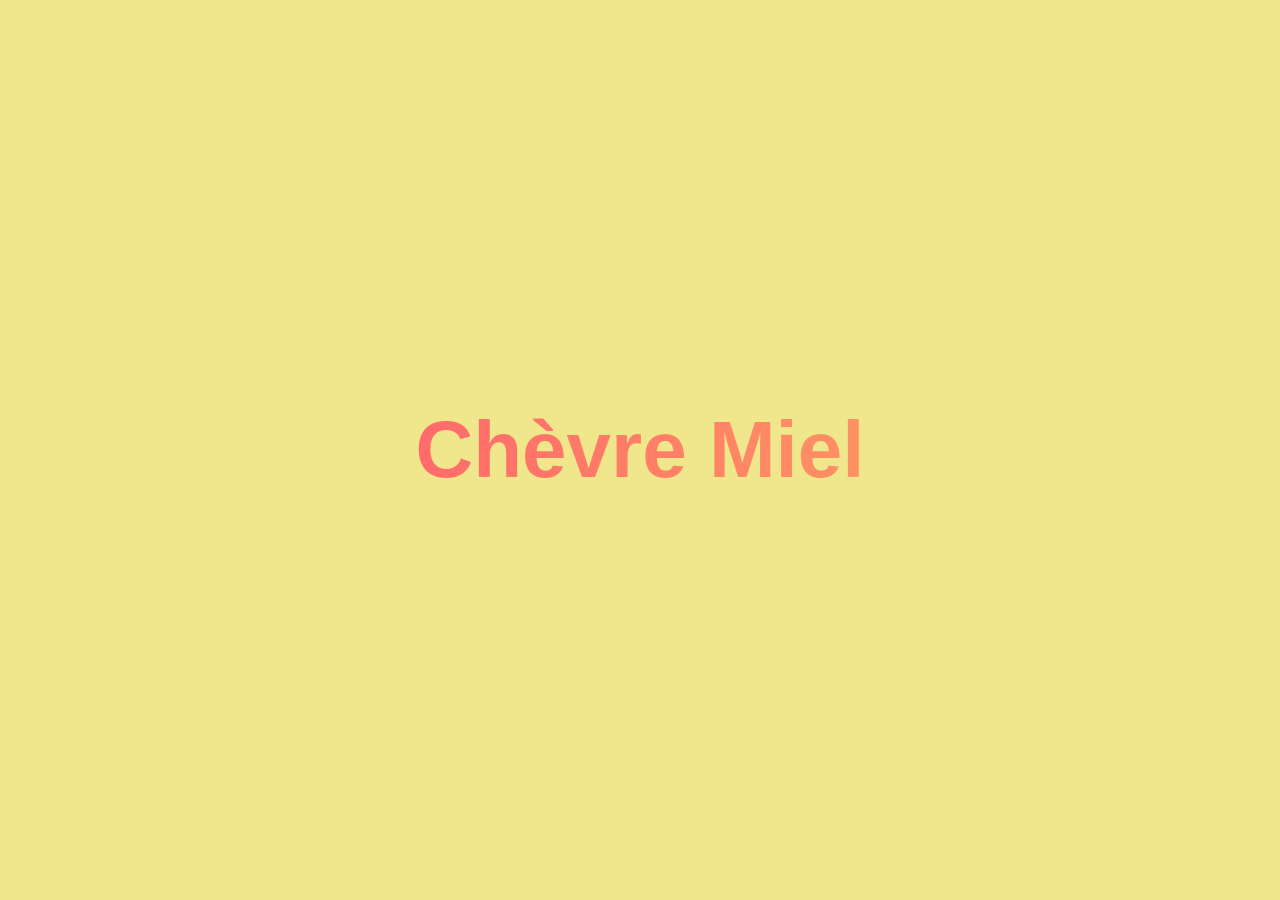
<file: index.html>
<!DOCTYPE html>
<html lang="fr">

<head>
    <meta charset="UTF-8">
    <meta name="viewport" content="width=device-width, initial-scale=1.0">
    <meta property="og:title" content="Chèvre Miel" />
    <meta property="og:type" content="website" />
    <meta property="og:url" content="https://kyrio-akuryo.github.io/" />
    <meta property="og:image" content="https://kyrio-akuryo.github.io/image-preview.jpg" />
    <meta property="og:description"
        content="Parce qu'aucune autre combinaison ne peut rivaliser avec la qualité exceptionnelle du Chèvre Miel !" />
    <meta name="theme-color" content="#FFD700">
    <link rel="icon" type="image/x-icon" href="./icon.png">
    <link rel="stylesheet" href="./styles.css">
    <title>Chèvre Miel</title>
</head>

<body>
    <!--             ,,~~--___---,
                /            .~,
          /  _,~             )
         (_-(~)   ~, ),,,(  /'
          Z6  .~`' ||     \ |
          /_,/     ||      ||
    ~~~~~~~~~~~~~~~W`~~~~~~W`~~~~~~~~~-->
    <h1 class="animated-title">Chèvre Miel</h1>
    <script src="./script.js"></script>
</body>

</html>
</file>
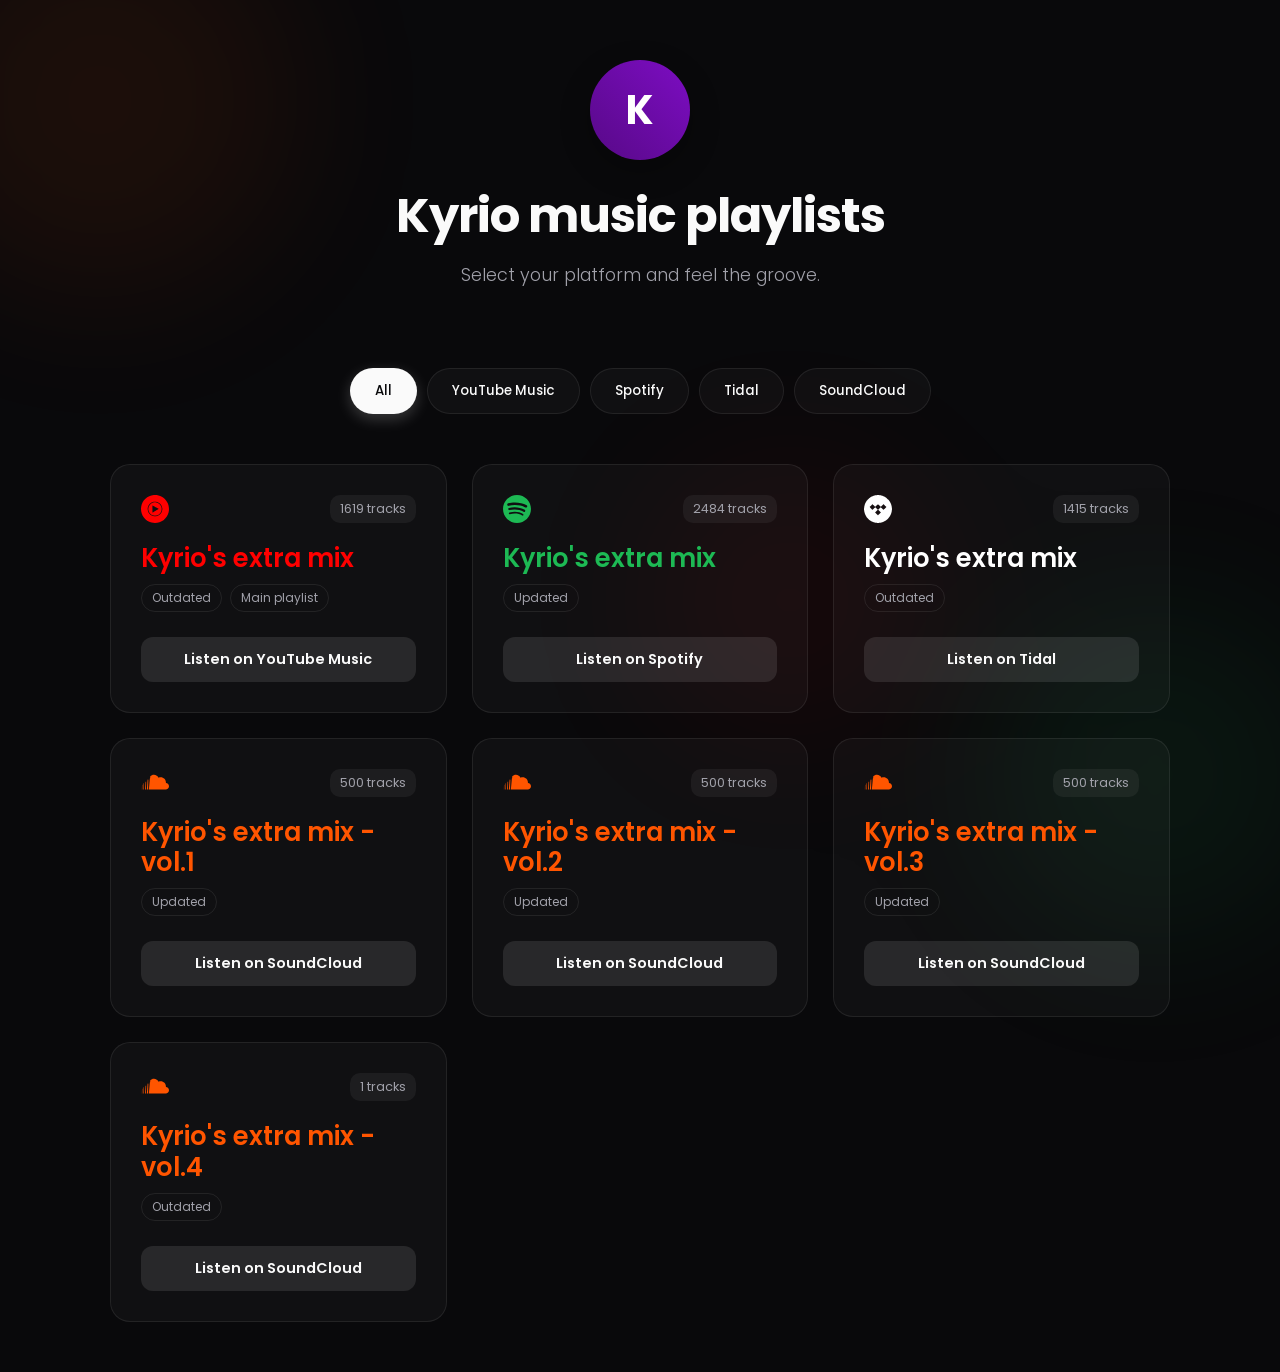
<file: kyrios_extra_mix/index.html>
<!DOCTYPE html>
<html lang="en">

<head>
    <meta charset="UTF-8">
    <meta name="viewport" content="width=device-width, initial-scale=1.0">
    <title>Kyrio's extra mix</title>
    <link href="https://fonts.googleapis.com/css2?family=Poppins:wght@300;400;600;700&display=swap" rel="stylesheet">
    <link rel="stylesheet" href="./style.css">
</head>

<body>
    <div class="background-animation">
        <div class="shape shape1"></div>
        <div class="shape shape2"></div>
        <div class="shape shape3"></div>
    </div>

    <div class="container">
        <header>
            <div class="profile-avatar">K</div>
            <h1><span>Kyrio</span> music playlists</h1>
            <p class="subtitle">Select your platform and feel the groove.</p>
        </header>

        <div class="filters">
            <button class="filter-btn active" data-filter="all">All</button>
            <button class="filter-btn" data-filter="ytmusic">YouTube Music</button>
            <button class="filter-btn" data-filter="spotify">Spotify</button>
            <button class="filter-btn" data-filter="tidal">Tidal</button>
            <button class="filter-btn" data-filter="soundcloud">SoundCloud</button>
        </div>

        <div class="playlist-grid">
            <a href="https://music.youtube.com/playlist?list=PLnZDwncF7azmzJr_cZyM38cW6buwltbJ8&si=KusXNxWMRrDMxASu"
                target="_blank" class="card" data-platform="ytmusic">
                <div class="card-header">
                    <span class="platform-icon">
                        <svg version="1.0" xmlns="http://www.w3.org/2000/svg" width="600.000000pt" height="600.000000pt"
                            viewBox="0 0 600.000000 600.000000" preserveAspectRatio="xMidYMid meet" fill="currentColor">
                            <g transform="translate(0.000000,600.000000) scale(0.100000,-0.100000)" fill="#F00"
                                stroke="none">
                                <path
                                    d="M2735 5989 c-1355 -118 -2472 -1154 -2694 -2499 -253 -1535 708 -3009 2214 -3395 1604 -411 3237 555 3650 2160 339 1320 -253 2696 -1449 3369 -505 283 -1130 416 -1721 365z m458 -1434 c351 -46 636 -182 891 -425 264 -252 423 -567 471 -937 19 -144 19 -242 0 -386 -45 -340 -182 -632 -411 -876 -261 -277 -573 -436 -951 -486 -144 -19 -242 -19 -386 0 -303 40 -557 147 -789 334 -452 364 -667 948 -558 1516 122 631 619 1127 1247 1244 181 34 315 38 486 16z" />
                                <path
                                    d="M2835 4424 c-176 -27 -314 -68 -460 -139 -401 -193 -685 -563 -782 -1015 -25 -120 -25 -420 0 -540 63 -293 194 -537 397 -740 203 -203 447 -334 740 -397 120 -25 420 -25 540 0 293 63 537 194 740 397 203 203 334 447 397 740 25 120 25 420 0 540 -28 129 -83 284 -137 389 -203 384 -555 650 -990 746 -73 16 -378 29 -445 19z m-43 -830 c1067 -602 992 -557 967 -574 -116 -77 -1296 -797 -1301 -793 -5 2 -8 353 -8 780 0 678 2 774 15 769 8 -3 155 -85 327 -182z" />
                            </g>
                        </svg>
                    </span>
                    <span class="track-count">1619 tracks</span>
                </div>
                <h3>Kyrio's extra mix</h3>
                <div class="genre-tags">
                    <span class="tag">Outdated</span>
                    <span class="tag">Main playlist</span>
                </div>
                <div class="action-btn">Listen on YouTube Music</div>
            </a>

            <a href="https://open.spotify.com/playlist/20MJJZe9YvQ9MJnivUh8Vz?si=063efd09ea0c42a4" target="_blank"
                class="card" data-platform="spotify">
                <div class="card-header">
                    <span class="platform-icon">
                        <svg viewBox="0 0 24 24">
                            <path
                                d="M12 0C5.373 0 0 5.372 0 12s5.373 12 12 12 12-5.372 12-12S18.627 0 12 0zm5.49 17.31c-.22.36-.68.48-1.04.26-2.82-1.72-6.38-2.11-10.58-1.15-.41.09-.82-.16-.91-.57-.09-.41.16-.82.57-.91 4.59-1.05 8.52-.6 11.66 1.32.36.22.48.68.26 1.04zm1.46-3.26c-.28.45-.87.6-1.32.32-3.23-1.99-8.15-2.56-11.97-1.41-.51.16-1.04-.14-1.19-.65-.16-.51.14-1.04.65-1.19 4.35-1.32 9.8-.69 13.51 1.6.45.28.6.87.32 1.32zm.12-3.38c-3.87-2.3-10.27-2.51-14-1.37-.59.18-1.21-.15-1.39-.74-.18-.59.15-1.21.74-1.39 4.31-1.31 11.39-1.06 15.82 1.57.53.31.71.99.4 1.52-.31.53-.99.71-1.52.41z" />
                        </svg>
                    </span>
                    <span class="track-count">2484 tracks</span>
                </div>
                <h3>Kyrio's extra mix</h3>
                <div class="genre-tags">
                    <span class="tag">Updated</span>
                </div>
                <div class="action-btn">Listen on Spotify</div>
            </a>

            <a href="https://tidal.com/playlist/a769243f-c591-4c34-8ca3-84adaa3905dc" target="_blank" class="card"
                data-platform="tidal">
                <div class="card-header">
                    <span class="platform-icon">
                        <svg version="1.0" xmlns="http://www.w3.org/2000/svg" width="600.000000pt" height="600.000000pt"
                            viewBox="0 0 600.000000 600.000000" preserveAspectRatio="xMidYMid meet" fill="currentColor">
                            <g transform="translate(0.000000,600.000000) scale(0.100000,-0.100000)" fill="#FFF"
                                stroke="none">
                                <path path
                                    d="M2835 5984 c-9 -14 -34 -18 -135 -21 -69 -3 -141 -10 -160 -17 -19 -7 -53 -11 -75 -10 -22 1 -50 -4 -62 -12 -12 -8 -42 -14 -66 -14 -27 0 -49 -6 -57 -15 -7 -8 -29 -15 -49 -15 -20 0 -41 -4 -47 -10 -5 -5 -25 -12 -43 -14 -18 -2 -38 -9 -44 -15 -6 -6 -25 -11 -43 -11 -17 0 -37 -7 -44 -15 -7 -8 -21 -15 -30 -15 -10 0 -33 -8 -52 -17 -61 -31 -68 -33 -87 -33 -10 0 -24 -7 -31 -15 -7 -8 -21 -15 -32 -15 -11 0 -26 -7 -34 -15 -9 -8 -24 -15 -35 -15 -10 0 -19 -4 -19 -10 0 -5 -11 -10 -24 -10 -13 0 -26 -7 -30 -15 -3 -8 -15 -15 -26 -15 -11 0 -20 -4 -20 -8 0 -5 -19 -17 -42 -28 -24 -10 -47 -24 -51 -31 -4 -7 -17 -13 -27 -13 -11 0 -20 -3 -20 -8 0 -4 -17 -16 -37 -27 -21 -11 -42 -25 -46 -32 -4 -7 -12 -13 -18 -13 -9 0 -149 -100 -183 -132 -11 -10 -23 -18 -27 -18 -4 0 -21 -13 -37 -30 -17 -16 -33 -30 -36 -30 -9 0 -336 -327 -336 -335 0 -4 -12 -20 -28 -35 -42 -45 -52 -58 -52 -70 0 -5 -3 -10 -7 -10 -5 0 -30 -32 -58 -70 -27 -39 -53 -70 -57 -70 -4 0 -8 -9 -8 -20 0 -10 -6 -23 -13 -27 -7 -4 -21 -25 -32 -45 -11 -21 -23 -38 -27 -38 -5 0 -8 -6 -8 -14 0 -8 -6 -21 -13 -28 -7 -7 -21 -30 -30 -50 -10 -20 -22 -40 -27 -43 -6 -3 -10 -15 -10 -26 0 -11 -7 -22 -15 -25 -8 -4 -15 -14 -15 -24 0 -11 -4 -22 -10 -25 -6 -3 -10 -14 -10 -24 0 -10 -7 -24 -15 -31 -8 -7 -15 -20 -15 -30 0 -10 -7 -23 -15 -30 -8 -7 -15 -23 -15 -36 0 -12 -4 -26 -10 -29 -5 -3 -10 -16 -10 -29 0 -12 -7 -31 -15 -42 -8 -10 -15 -29 -15 -40 0 -12 -7 -27 -15 -34 -8 -7 -15 -27 -15 -44 0 -18 -5 -37 -11 -43 -5 -5 -12 -25 -14 -43 -3 -19 -9 -38 -15 -44 -5 -5 -10 -27 -10 -47 0 -20 -7 -42 -15 -49 -9 -8 -15 -29 -15 -55 0 -24 -7 -56 -15 -71 -8 -16 -14 -48 -13 -71 0 -22 -4 -54 -10 -70 -6 -15 -13 -81 -15 -146 -3 -90 -8 -122 -21 -136 -13 -15 -16 -43 -16 -173 0 -104 4 -158 11 -160 16 -5 28 -82 29 -188 0 -53 5 -101 10 -106 6 -6 12 -38 13 -72 2 -34 8 -67 15 -74 7 -7 12 -33 12 -59 0 -29 6 -51 15 -59 8 -7 15 -28 15 -47 0 -18 7 -44 15 -56 8 -13 13 -32 11 -44 -3 -12 2 -29 9 -40 8 -10 15 -30 15 -44 0 -15 7 -32 15 -39 8 -7 15 -25 15 -40 0 -15 7 -33 15 -40 8 -7 15 -23 15 -36 0 -13 5 -24 10 -24 6 0 10 -11 10 -24 0 -13 7 -29 15 -36 8 -7 15 -21 15 -32 0 -11 7 -26 15 -34 8 -9 15 -24 15 -35 0 -10 5 -19 10 -19 6 0 10 -11 10 -24 0 -13 7 -26 15 -30 8 -3 15 -15 15 -26 0 -11 4 -20 8 -20 5 0 17 -19 28 -42 10 -24 24 -49 31 -56 7 -7 13 -20 13 -28 0 -8 3 -14 8 -14 4 0 16 -17 27 -37 11 -21 25 -42 32 -46 7 -4 13 -13 13 -18 0 -12 110 -162 122 -167 4 -2 8 -8 8 -14 0 -5 6 -15 12 -23 7 -7 31 -35 53 -61 55 -66 275 -287 360 -361 39 -34 108 -90 155 -123 47 -34 87 -65 88 -71 2 -5 12 -9 22 -9 11 0 23 -6 27 -12 4 -7 24 -22 43 -32 19 -11 37 -22 40 -25 5 -6 45 -28 102 -58 15 -8 30 -18 33 -24 4 -5 15 -9 26 -9 11 0 22 -7 25 -15 4 -8 17 -15 30 -15 13 0 24 -4 24 -10 0 -5 9 -10 19 -10 11 0 26 -7 35 -15 8 -8 23 -15 34 -15 11 0 25 -7 32 -15 7 -8 23 -15 36 -15 13 0 24 -4 24 -10 0 -5 10 -10 23 -10 13 0 32 -7 43 -15 10 -8 29 -15 40 -15 12 0 27 -7 34 -15 7 -8 27 -15 44 -15 18 0 37 -5 43 -11 6 -6 26 -13 44 -15 18 -2 38 -9 43 -14 6 -6 27 -10 47 -10 20 0 42 -7 49 -15 8 -9 30 -15 57 -15 24 0 54 -6 66 -14 12 -8 40 -13 62 -12 22 2 55 -3 74 -11 19 -7 72 -13 125 -13 97 0 168 -12 174 -29 5 -15 319 -15 324 0 5 16 81 28 184 29 56 0 102 5 117 13 14 8 45 12 69 11 24 -1 53 4 65 12 12 8 42 14 65 14 24 0 52 7 62 15 11 8 34 15 51 15 17 0 36 5 41 10 6 6 28 12 48 14 21 2 43 9 49 15 6 6 23 11 38 11 15 0 32 7 39 15 7 8 25 15 40 15 15 0 33 7 40 15 7 8 21 15 31 15 10 0 21 5 24 10 3 6 17 10 29 10 13 0 29 7 36 15 7 8 23 15 35 15 13 0 25 7 29 15 3 8 12 15 21 15 8 0 23 4 33 9 9 5 24 12 32 15 8 4 29 15 45 26 49 31 87 50 102 50 7 0 13 4 13 9 0 10 24 25 93 58 20 10 37 21 37 25 0 3 23 20 51 38 28 17 56 35 62 41 7 5 41 32 77 60 109 85 155 126 267 237 184 183 274 291 374 444 17 27 34 48 37 48 4 0 15 18 25 40 9 22 21 40 27 40 5 0 10 9 10 19 0 11 5 23 10 26 6 3 19 26 30 51 11 24 25 44 30 44 6 0 10 9 10 20 0 11 7 23 15 26 8 4 15 17 15 30 0 13 5 24 10 24 6 0 10 11 10 25 0 14 7 28 15 31 8 4 15 16 15 29 0 12 7 28 15 35 8 7 15 21 15 31 0 19 2 26 33 87 9 19 17 42 17 52 0 9 7 23 15 30 8 7 15 23 15 37 0 13 5 33 11 45 6 11 12 34 15 51 2 17 8 35 14 41 5 5 10 27 10 47 0 20 7 42 15 49 9 8 15 29 15 55 0 24 7 55 15 71 8 15 14 52 14 82 -1 30 4 59 10 65 6 6 11 49 11 102 1 102 13 178 29 183 7 2 11 54 11 155 0 127 -3 153 -17 169 -13 15 -18 44 -21 141 -2 67 -7 131 -12 142 -5 11 -11 45 -13 75 -2 31 -9 65 -15 77 -7 12 -12 42 -12 66 0 27 -6 49 -15 57 -8 7 -15 29 -15 49 0 20 -5 42 -10 47 -6 6 -12 25 -15 44 -2 18 -9 38 -14 43 -6 6 -11 25 -11 43 0 17 -7 37 -15 44 -8 7 -15 21 -15 30 0 10 -8 33 -17 52 -31 61 -33 68 -33 87 0 10 -7 24 -15 31 -8 7 -15 21 -15 32 0 11 -7 26 -15 34 -8 9 -15 24 -15 35 0 10 -4 19 -10 19 -5 0 -10 8 -10 18 0 10 -5 23 -11 29 -13 13 -29 41 -58 100 -12 23 -25 45 -31 48 -5 3 -10 15 -10 26 0 10 -5 19 -10 19 -6 0 -18 18 -27 40 -10 22 -21 40 -25 40 -3 0 -17 17 -29 38 -13 20 -26 39 -29 42 -4 3 -18 21 -31 42 -36 54 -117 157 -168 213 -109 119 -346 346 -380 365 -15 8 -48 33 -118 90 -6 5 -34 23 -62 40 -28 18 -51 35 -51 38 0 4 -14 13 -30 20 -17 8 -36 19 -43 25 -6 7 -42 28 -79 47 -37 19 -68 38 -68 43 0 4 -9 7 -20 7 -11 0 -23 7 -26 15 -4 8 -17 15 -30 15 -13 0 -24 5 -24 10 0 6 -9 10 -19 10 -11 0 -26 7 -35 15 -8 8 -23 15 -34 15 -11 0 -25 7 -32 15 -7 8 -21 15 -31 15 -19 0 -26 2 -87 33 -19 9 -42 17 -52 17 -9 0 -23 7 -30 15 -7 8 -23 15 -37 15 -13 0 -37 7 -54 15 -16 9 -33 14 -38 11 -4 -3 -20 2 -35 10 -16 7 -40 14 -55 14 -15 0 -36 7 -47 15 -10 8 -39 15 -65 15 -25 0 -50 5 -56 11 -7 7 -39 13 -72 15 -34 2 -70 8 -80 14 -11 5 -59 10 -108 10 -100 1 -176 13 -181 29 -2 7 -56 11 -160 11 -135 0 -159 -2 -167 -16z m-718 -2234 c154 -154 285 -280 292 -280 7 0 131 118 275 263 275 273 300 297 316 297 16 0 41 -24 315 -297 145 -145 269 -263 277 -263 7 0 139 127 293 281 223 224 284 279 300 275 11 -3 134 -121 274 -261 140 -140 258 -255 263 -255 4 0 8 -5 8 -11 0 -6 14 -22 30 -36 17 -13 30 -29 30 -35 0 -13 -569 -582 -598 -597 -23 -12 -38 1 -308 271 -156 155 -289 283 -295 283 -5 0 -133 -124 -284 -275 l-274 -274 289 -288 c281 -279 289 -288 276 -312 -16 -31 -581 -596 -596 -596 -15 0 -580 565 -596 596 -13 24 -5 33 276 312 l289 288 -274 274 c-151 151 -279 275 -284 275 -6 0 -139 -127 -295 -283 -270 -269 -286 -283 -308 -271 -13 6 -153 142 -311 300 -260 260 -287 290 -277 309 6 11 20 26 30 33 11 6 20 17 20 24 0 6 5 13 11 15 5 2 126 119 268 261 142 141 265 257 273 257 8 0 141 -126 295 -280z" />
                            </g>
                        </svg>
                    </span>
                    <span class="track-count">1415 tracks</span>
                </div>
                <h3>Kyrio's extra mix</h3>
                <div class="genre-tags">
                    <span class="tag">Outdated</span>
                </div>
                <div class="action-btn">Listen on Tidal</div>
            </a>

            <a href="https://soundcloud.com/kyrio-898067295/sets/kyrio_extra_mix_vol_1" target="_blank" class="card"
                data-platform="soundcloud">
                <div class="card-header">
                    <span class="platform-icon">
                        <svg viewBox="0 0 24 24" fill="currentColor">
                            <path
                                d="M11.53 17.653h9.613c1.573 0 2.857-1.284 2.857-2.857 0-1.503-1.163-2.723-2.637-2.843.011-.11.024-.22.024-.333 0-2.484-2.014-4.5-4.5-4.5-.664 0-1.294.146-1.861.405-.623-1.571-2.155-2.682-3.953-2.682-1.233 0-2.348.532-3.125 1.383L7.1 17.653h4.43zm-1.565 0l.135-10.43c-.046-.008-.094-.014-.143-.014-.108 0-.209.023-.301.063L8.68 17.653h1.285zm-2.035 0L8.27 8.077a.641.641 0 00-.341-.097c-.12 0-.23.033-.326.09l-.865 9.583h1.227zm-1.82 0l.18-8.523a.611.611 0 00-.31-.082.631.631 0 00-.326.091l-.634 8.514h1.09zm-1.848 0l.136-6.66a.488.488 0 00-.236-.06.495.495 0 00-.265.078l-.392 6.642h.757zm-1.743 0l.092-5.46a.35.35 0 00-.17-.044.354.354 0 00-.184.053l-.224 5.451h.486zm-1.464 0l.044-4.045c-.015-.002-.032-.004-.048-.004-.078 0-.147.032-.197.084l-.071 3.965h.272z" />
                        </svg>
                    </span>
                    <span class="track-count">500 tracks</span>
                </div>
                <h3>Kyrio's extra mix - vol.1</h3>
                <div class="genre-tags">
                    <span class="tag">Updated</span>
                </div>
                <div class="action-btn">Listen on SoundCloud</div>
            </a>

            <a href="https://soundcloud.com/kyrio-898067295/sets/kyrio_extra_mix_vol_2" target="_blank" class="card"
                data-platform="soundcloud">
                <div class="card-header">
                    <span class="platform-icon">
                        <svg viewBox="0 0 24 24" fill="currentColor">
                            <path
                                d="M11.53 17.653h9.613c1.573 0 2.857-1.284 2.857-2.857 0-1.503-1.163-2.723-2.637-2.843.011-.11.024-.22.024-.333 0-2.484-2.014-4.5-4.5-4.5-.664 0-1.294.146-1.861.405-.623-1.571-2.155-2.682-3.953-2.682-1.233 0-2.348.532-3.125 1.383L7.1 17.653h4.43zm-1.565 0l.135-10.43c-.046-.008-.094-.014-.143-.014-.108 0-.209.023-.301.063L8.68 17.653h1.285zm-2.035 0L8.27 8.077a.641.641 0 00-.341-.097c-.12 0-.23.033-.326.09l-.865 9.583h1.227zm-1.82 0l.18-8.523a.611.611 0 00-.31-.082.631.631 0 00-.326.091l-.634 8.514h1.09zm-1.848 0l.136-6.66a.488.488 0 00-.236-.06.495.495 0 00-.265.078l-.392 6.642h.757zm-1.743 0l.092-5.46a.35.35 0 00-.17-.044.354.354 0 00-.184.053l-.224 5.451h.486zm-1.464 0l.044-4.045c-.015-.002-.032-.004-.048-.004-.078 0-.147.032-.197.084l-.071 3.965h.272z" />
                        </svg>
                    </span>
                    <span class="track-count">500 tracks</span>
                </div>
                <h3>Kyrio's extra mix - vol.2</h3>
                <div class="genre-tags">
                    <span class="tag">Updated</span>
                </div>
                <div class="action-btn">Listen on SoundCloud</div>
            </a>

            <a href="https://soundcloud.com/kyrio-898067295/sets/kyrio_extra_mix_vol_3" target="_blank" class="card"
                data-platform="soundcloud">
                <div class="card-header">
                    <span class="platform-icon">
                        <svg viewBox="0 0 24 24" fill="currentColor">
                            <path
                                d="M11.53 17.653h9.613c1.573 0 2.857-1.284 2.857-2.857 0-1.503-1.163-2.723-2.637-2.843.011-.11.024-.22.024-.333 0-2.484-2.014-4.5-4.5-4.5-.664 0-1.294.146-1.861.405-.623-1.571-2.155-2.682-3.953-2.682-1.233 0-2.348.532-3.125 1.383L7.1 17.653h4.43zm-1.565 0l.135-10.43c-.046-.008-.094-.014-.143-.014-.108 0-.209.023-.301.063L8.68 17.653h1.285zm-2.035 0L8.27 8.077a.641.641 0 00-.341-.097c-.12 0-.23.033-.326.09l-.865 9.583h1.227zm-1.82 0l.18-8.523a.611.611 0 00-.31-.082.631.631 0 00-.326.091l-.634 8.514h1.09zm-1.848 0l.136-6.66a.488.488 0 00-.236-.06.495.495 0 00-.265.078l-.392 6.642h.757zm-1.743 0l.092-5.46a.35.35 0 00-.17-.044.354.354 0 00-.184.053l-.224 5.451h.486zm-1.464 0l.044-4.045c-.015-.002-.032-.004-.048-.004-.078 0-.147.032-.197.084l-.071 3.965h.272z" />
                        </svg>
                    </span>
                    <span class="track-count">500 tracks</span>
                </div>
                <h3>Kyrio's extra mix - vol.3</h3>
                <div class="genre-tags">
                    <span class="tag">Updated</span>
                </div>
                <div class="action-btn">Listen on SoundCloud</div>
            </a>

            <a href="https://soundcloud.com/kyrio-898067295/sets/kyrio_extra_mix_vol_4" target="_blank" class="card"
                data-platform="soundcloud">
                <div class="card-header">
                    <span class="platform-icon">
                        <svg viewBox="0 0 24 24" fill="currentColor">
                            <path
                                d="M11.53 17.653h9.613c1.573 0 2.857-1.284 2.857-2.857 0-1.503-1.163-2.723-2.637-2.843.011-.11.024-.22.024-.333 0-2.484-2.014-4.5-4.5-4.5-.664 0-1.294.146-1.861.405-.623-1.571-2.155-2.682-3.953-2.682-1.233 0-2.348.532-3.125 1.383L7.1 17.653h4.43zm-1.565 0l.135-10.43c-.046-.008-.094-.014-.143-.014-.108 0-.209.023-.301.063L8.68 17.653h1.285zm-2.035 0L8.27 8.077a.641.641 0 00-.341-.097c-.12 0-.23.033-.326.09l-.865 9.583h1.227zm-1.82 0l.18-8.523a.611.611 0 00-.31-.082.631.631 0 00-.326.091l-.634 8.514h1.09zm-1.848 0l.136-6.66a.488.488 0 00-.236-.06.495.495 0 00-.265.078l-.392 6.642h.757zm-1.743 0l.092-5.46a.35.35 0 00-.17-.044.354.354 0 00-.184.053l-.224 5.451h.486zm-1.464 0l.044-4.045c-.015-.002-.032-.004-.048-.004-.078 0-.147.032-.197.084l-.071 3.965h.272z" />
                        </svg>
                    </span>
                    <span class="track-count">1 tracks</span>
                </div>
                <h3>Kyrio's extra mix - vol.4</h3>
                <div class="genre-tags">
                    <span class="tag">Outdated</span>
                </div>
                <div class="action-btn">Listen on SoundCloud</div>
            </a>
        </div>
    </div>

    <script src="./script.js"></script>
</body>

</html>
</file>
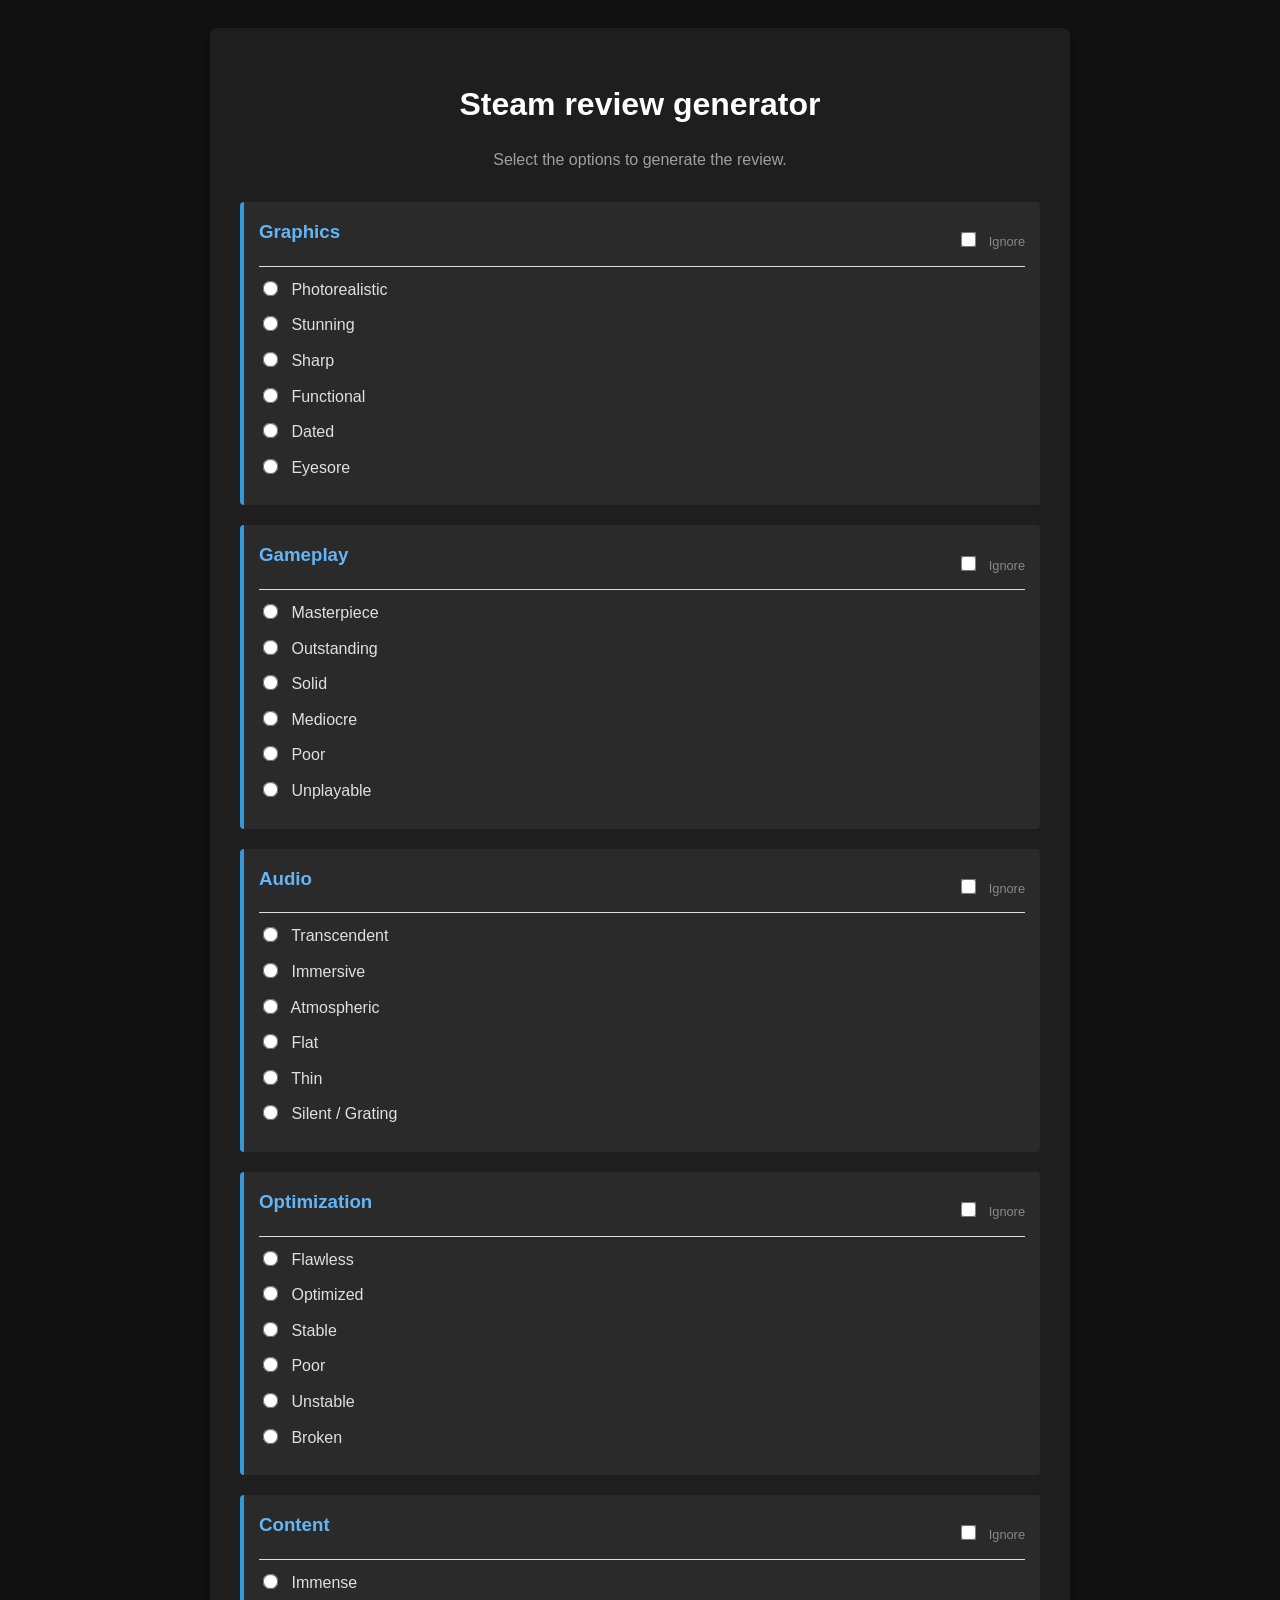
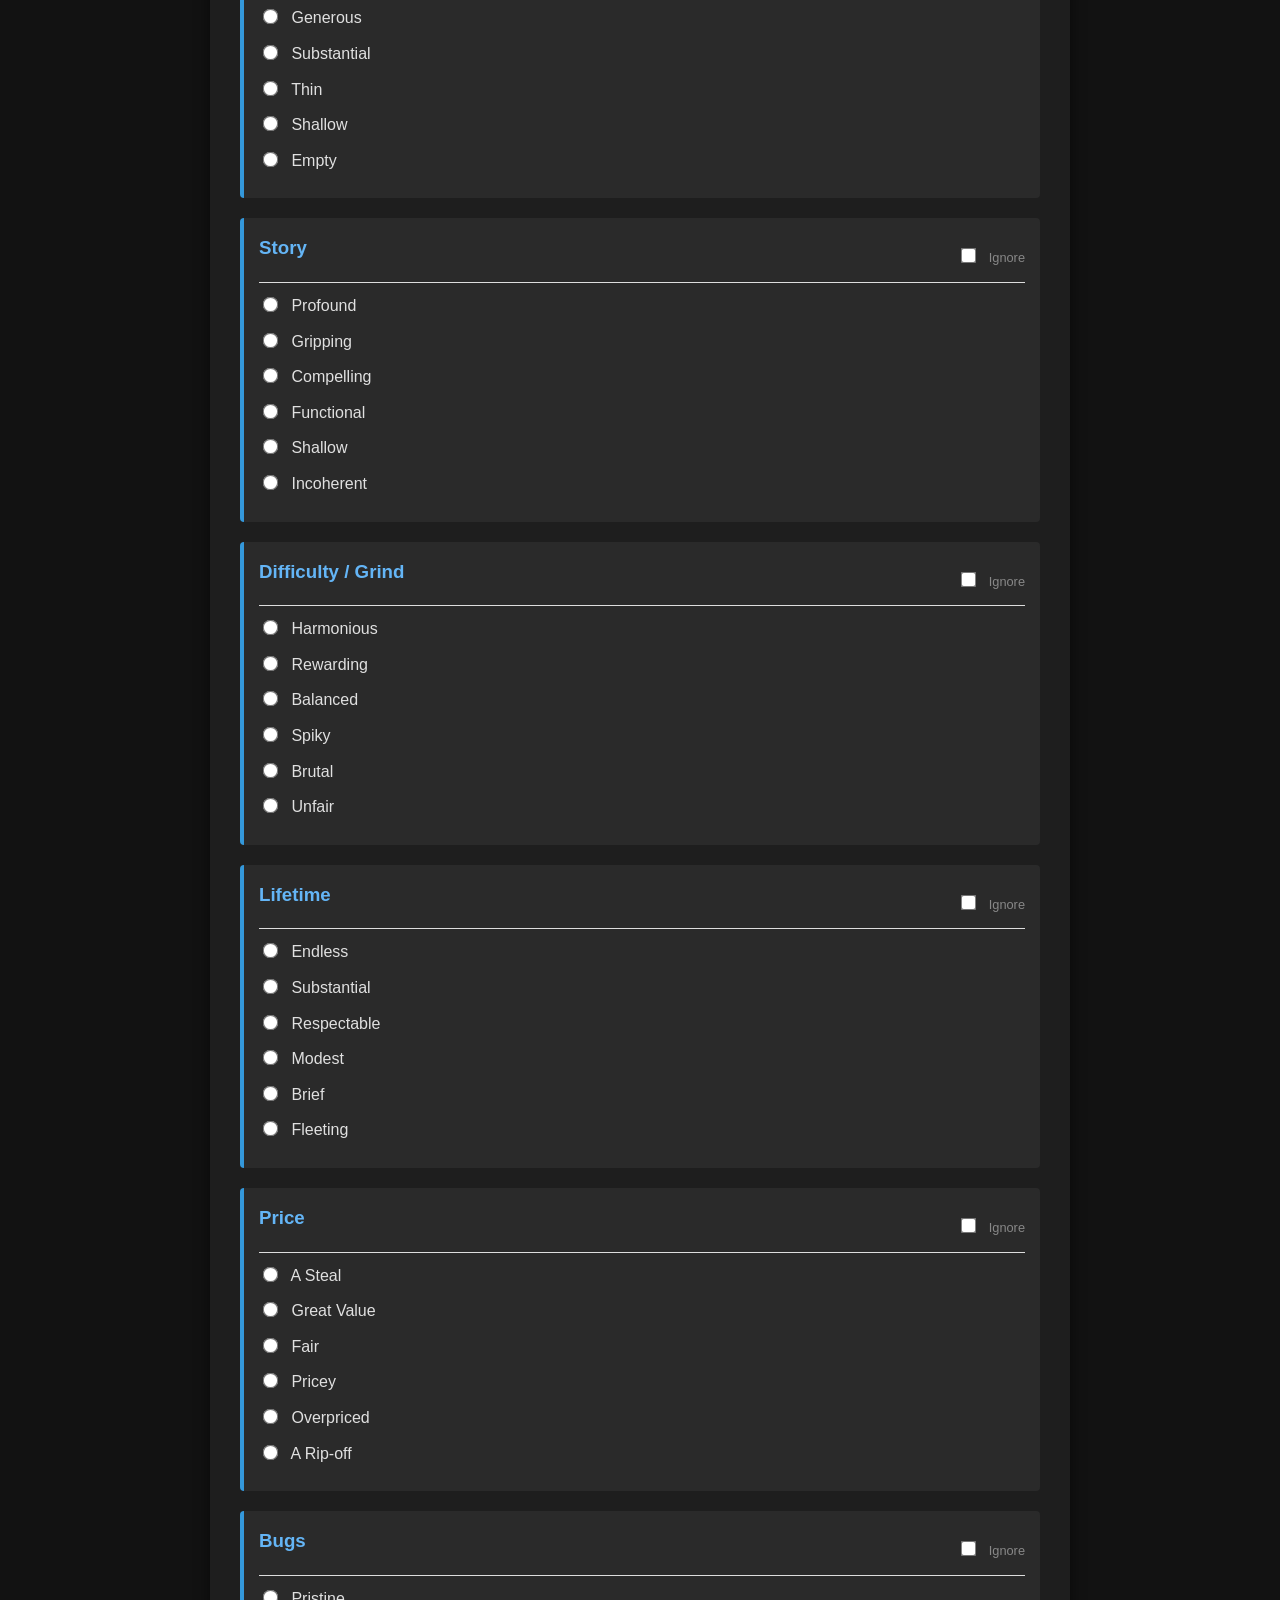
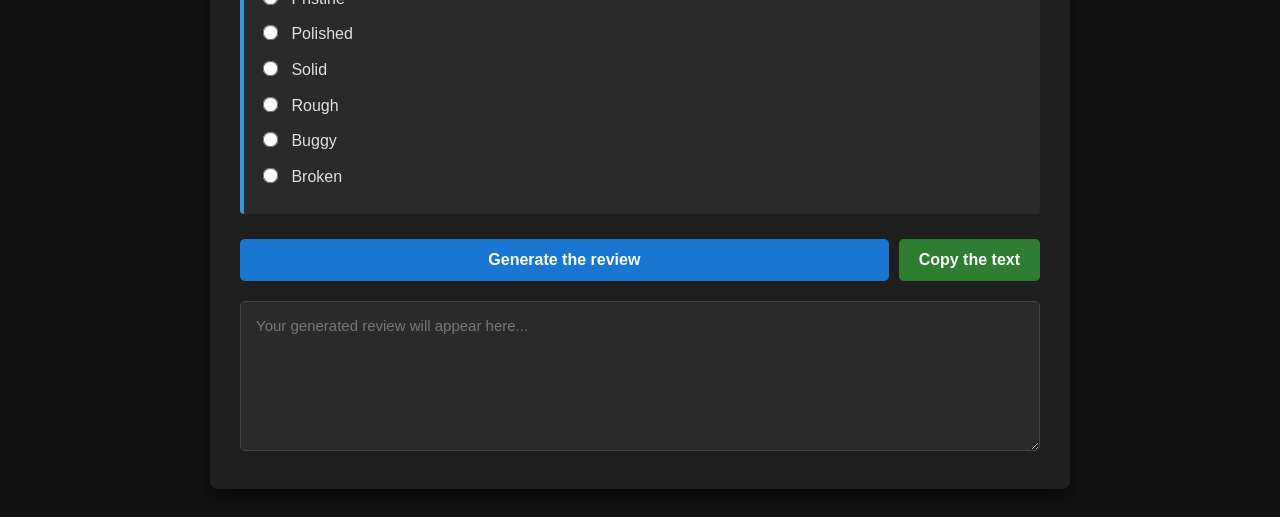
<file: steam_review_creator/index.html>
<!DOCTYPE html>
<html lang="en">

<head>
    <meta charset="UTF-8">
    <meta name="viewport" content="width=device-width, initial-scale=1.0">
    <title>Steam review generator</title>
    <link rel="stylesheet" href="style.css">
</head>

<body>
    <div class="container">
        <h1>Steam review generator</h1>
        <p class="subtitle">Select the options to generate the review.</p>

        <form id="reviewForm">
            <div class="category">
                <div class="category-header">
                    <h3>Graphics</h3>
                    <label class="ignore-label"><input type="checkbox" class="ignore-cat"> Ignore</label>
                </div>
                <div class="input-group">
                    <label><input type="radio" name="graphics" value="Photorealistic" data-score="5">
                        Photorealistic</label>
                    <label><input type="radio" name="graphics" value="Stunning" data-score="4"> Stunning</label>
                    <label><input type="radio" name="graphics" value="Sharp" data-score="3"> Sharp</label>
                    <label><input type="radio" name="graphics" value="Functional" data-score="2"> Functional</label>
                    <label><input type="radio" name="graphics" value="Dated" data-score="1"> Dated</label>
                    <label><input type="radio" name="graphics" value="Eyesore" data-score="0"> Eyesore</label>
                </div>
            </div>

            <div class="category">
                <div class="category-header">
                    <h3>Gameplay</h3>
                    <label class="ignore-label"><input type="checkbox" class="ignore-cat"> Ignore</label>
                </div>
                <div class="input-group">
                    <label><input type="radio" name="gameplay" value="Masterpiece" data-score="5"> Masterpiece</label>
                    <label><input type="radio" name="gameplay" value="Outstanding" data-score="4"> Outstanding</label>
                    <label><input type="radio" name="gameplay" value="Solid" data-score="3"> Solid</label>
                    <label><input type="radio" name="gameplay" value="Mediocre" data-score="2"> Mediocre</label>
                    <label><input type="radio" name="gameplay" value="Poor" data-score="1"> Poor</label>
                    <label><input type="radio" name="gameplay" value="Unplayable" data-score="0"> Unplayable</label>
                </div>
            </div>

            <div class="category">
                <div class="category-header">
                    <h3>Audio</h3>
                    <label class="ignore-label"><input type="checkbox" class="ignore-cat"> Ignore</label>
                </div>
                <div class="input-group">
                    <label><input type="radio" name="audio" value="Transcendent" data-score="5"> Transcendent</label>
                    <label><input type="radio" name="audio" value="Immersive" data-score="4"> Immersive</label>
                    <label><input type="radio" name="audio" value="Atmospheric" data-score="3"> Atmospheric</label>
                    <label><input type="radio" name="audio" value="Flat" data-score="2"> Flat</label>
                    <label><input type="radio" name="audio" value="Thin" data-score="1"> Thin</label>
                    <label><input type="radio" name="audio" value="Silent / Grating" data-score="0"> Silent /
                        Grating</label>
                </div>
            </div>

            <div class="category">
                <div class="category-header">
                    <h3>Optimization</h3>
                    <label class="ignore-label"><input type="checkbox" class="ignore-cat"> Ignore</label>
                </div>
                <div class="input-group">
                    <label><input type="radio" name="optimization" value="Flawless" data-score="5"> Flawless</label>
                    <label><input type="radio" name="optimization" value="Optimized" data-score="4"> Optimized</label>
                    <label><input type="radio" name="optimization" value="Stable" data-score="3"> Stable</label>
                    <label><input type="radio" name="optimization" value="Poor" data-score="2"> Poor</label>
                    <label><input type="radio" name="optimization" value="Unstable" data-score="1"> Unstable</label>
                    <label><input type="radio" name="optimization" value="Broken" data-score="0"> Broken</label>
                </div>
            </div>

            <div class="category">
                <div class="category-header">
                    <h3>Content</h3>
                    <label class="ignore-label"><input type="checkbox" class="ignore-cat"> Ignore</label>
                </div>
                <div class="input-group">
                    <label><input type="radio" name="content" value="Immense" data-score="5"> Immense</label>
                    <label><input type="radio" name="content" value="Generous" data-score="4"> Generous</label>
                    <label><input type="radio" name="content" value="Substantial" data-score="3"> Substantial</label>
                    <label><input type="radio" name="content" value="Thin" data-score="2"> Thin</label>
                    <label><input type="radio" name="content" value="Shallow" data-score="1"> Shallow</label>
                    <label><input type="radio" name="content" value="Empty" data-score="0"> Empty</label>
                </div>
            </div>

            <div class="category">
                <div class="category-header">
                    <h3>Story</h3>
                    <label class="ignore-label"><input type="checkbox" class="ignore-cat"> Ignore</label>
                </div>
                <div class="input-group">
                    <label><input type="radio" name="story" value="Profound" data-score="5"> Profound</label>
                    <label><input type="radio" name="story" value="Gripping" data-score="4"> Gripping</label>
                    <label><input type="radio" name="story" value="Compelling" data-score="3"> Compelling</label>
                    <label><input type="radio" name="story" value="Functional" data-score="2"> Functional</label>
                    <label><input type="radio" name="story" value="Shallow" data-score="1"> Shallow</label>
                    <label><input type="radio" name="story" value="Incoherent" data-score="0"> Incoherent</label>
                </div>
            </div>

            <div class="category">
                <div class="category-header">
                    <h3>Difficulty / Grind</h3>
                    <label class="ignore-label"><input type="checkbox" class="ignore-cat"> Ignore</label>
                </div>
                <div class="input-group">
                    <label><input type="radio" name="difficulty" value="Harmonious" data-score="5"> Harmonious</label>
                    <label><input type="radio" name="difficulty" value="Rewarding" data-score="4"> Rewarding</label>
                    <label><input type="radio" name="difficulty" value="Balanced" data-score="3"> Balanced</label>
                    <label><input type="radio" name="difficulty" value="Spiky" data-score="2"> Spiky</label>
                    <label><input type="radio" name="difficulty" value="Brutal" data-score="1"> Brutal</label>
                    <label><input type="radio" name="difficulty" value="Unfair" data-score="0"> Unfair</label>
                </div>
            </div>

            <div class="category">
                <div class="category-header">
                    <h3>Lifetime</h3>
                    <label class="ignore-label"><input type="checkbox" class="ignore-cat"> Ignore</label>
                </div>
                <div class="input-group">
                    <label><input type="radio" name="lifetime" value="Endless" data-score="5"> Endless</label>
                    <label><input type="radio" name="lifetime" value="Substantial" data-score="4"> Substantial</label>
                    <label><input type="radio" name="lifetime" value="Respectable" data-score="3"> Respectable</label>
                    <label><input type="radio" name="lifetime" value="Modest" data-score="2"> Modest</label>
                    <label><input type="radio" name="lifetime" value="Brief" data-score="1"> Brief</label>
                    <label><input type="radio" name="lifetime" value="Fleeting" data-score="0"> Fleeting</label>
                </div>
            </div>

            <div class="category">
                <div class="category-header">
                    <h3>Price</h3>
                    <label class="ignore-label"><input type="checkbox" class="ignore-cat"> Ignore</label>
                </div>
                <div class="input-group">
                    <label><input type="radio" name="price" value="A Steal" data-score="5"> A Steal</label>
                    <label><input type="radio" name="price" value="Great Value" data-score="4"> Great Value</label>
                    <label><input type="radio" name="price" value="Fair" data-score="3"> Fair</label>
                    <label><input type="radio" name="price" value="Pricey" data-score="2"> Pricey</label>
                    <label><input type="radio" name="price" value="Overpriced" data-score="1"> Overpriced</label>
                    <label><input type="radio" name="price" value="A Rip-off" data-score="0"> A Rip-off</label>
                </div>
            </div>

            <div class="category">
                <div class="category-header">
                    <h3>Bugs</h3>
                    <label class="ignore-label"><input type="checkbox" class="ignore-cat"> Ignore</label>
                </div>
                <div class="input-group">
                    <label><input type="radio" name="bugs" value="Pristine" data-score="5"> Pristine</label>
                    <label><input type="radio" name="bugs" value="Polished" data-score="4"> Polished</label>
                    <label><input type="radio" name="bugs" value="Solid" data-score="3"> Solid</label>
                    <label><input type="radio" name="bugs" value="Rough" data-score="2"> Rough</label>
                    <label><input type="radio" name="bugs" value="Buggy" data-score="1"> Buggy</label>
                    <label><input type="radio" name="bugs" value="Broken" data-score="0"> Broken</label>
                </div>
            </div>
        </form>

        <div class="btn-group">
            <button type="button" class="btn-generate" onclick="genererRevue()">Generate the review</button>
            <button type="button" class="btn-copy" onclick="copierTexte()">Copy the text</button>
        </div>

        <textarea id="result" placeholder="Your generated review will appear here..."></textarea>
    </div>

    <script src="script.js"></script>
</body>

</html>
</file>
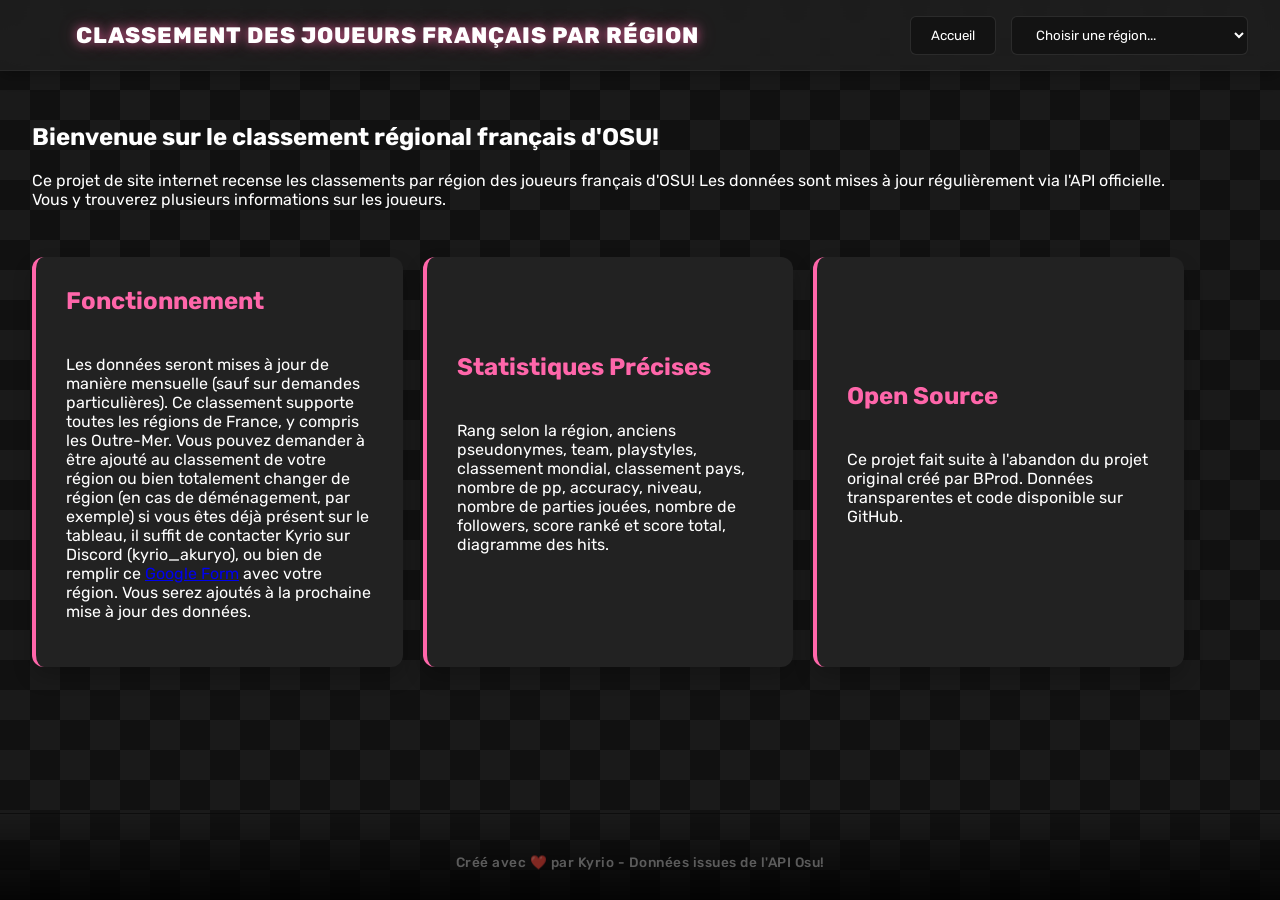
<file: osu/classement_par_région/index.html>
<!DOCTYPE html>
<html lang="fr">

<head>
    <meta charset="UTF-8">
    <meta name="viewport" content="width=device-width, initial-scale=1.0">
    <title>Classement des joueurs français par région</title>
    <link rel="stylesheet" href="style.css">
    <link href="https://fonts.googleapis.com/css2?family=Rubik:wght@400;500;700&display=swap" rel="stylesheet">
</head>

<body>
    <header>
        <div class="logo">Classement des joueurs français par région</div>
        <nav>
            <button onclick="showHome()">Accueil</button>
            <select id="region-select">
                <option value="" disabled selected>Choisir une région...</option>
            </select>
        </nav>
    </header>
    <main>
        <section id="home-section">
            <h1>Bienvenue sur le classement régional français d'OSU!</h1>
            <p>
                Ce projet de site internet recense les classements par région des joueurs français d'OSU!
                Les données sont mises à jour régulièrement via l'API officielle. Vous y trouverez plusieurs
                informations sur les joueurs.
            </p>
            <div class="cards">
                <div class="card">
                    <h3>Fonctionnement</h3>
                    <p>
                        Les données seront mises à jour de manière mensuelle (sauf sur demandes particulières). Ce
                        classement supporte toutes les régions de France, y compris les Outre-Mer. Vous pouvez demander
                        à être ajouté au classement de votre région ou bien totalement changer de région (en cas de
                        déménagement, par exemple) si vous êtes déjà présent sur le tableau, il suffit de contacter
                        Kyrio sur Discord (kyrio_akuryo), ou bien de remplir ce <a
                            href="https://docs.google.com/forms/d/e/1FAIpQLSeR8_u8xCKd8Hm8uf4BirH_88dMWLzM3VXFVV9TTINGUvRpsw/viewform?usp=publish-editor">Google
                            Form</a>
                        avec votre région.
                        Vous serez ajoutés à la prochaine mise à jour des données.
                    </p>
                </div>
                <div class="card">
                    <h3>Statistiques Précises</h3>
                    <p>
                        Rang selon la région, anciens pseudonymes, team, playstyles, classement mondial, classement
                        pays, nombre de pp, accuracy, niveau, nombre de parties jouées, nombre de followers,
                        score ranké et score total, diagramme des hits.
                    </p>
                </div>
                <div class="card">
                    <h3>Open Source</h3>
                    <p>
                        Ce projet fait suite à l'abandon du projet original créé par BProd. Données transparentes et
                        code disponible sur GitHub.
                    </p>
                </div>
            </div>
        </section>
        <section id="ranking-section" class="hidden">
            <h2 id="current-region-title">Classement</h2>
            <div id="last-update-badge" class="update-badge">Mise à jour : ...</div>
            <div class="controls">
                <input type="text" id="search-input" placeholder="🔍 Rechercher un joueur..." autocomplete="off">
            </div>
            <div class="table-container">
                <table>
                    <thead>
                        <tr>
                            <th>Rang</th>
                            <th>Joueur</th>
                            <th>Team</th>
                            <th>Style</th>
                            <th onclick="sortTable('global_rank')">Mondial ⬍</th>
                            <th onclick="sortTable('country_rank')">Pays ⬍</th>
                            <th onclick="sortTable('pp')">PP ⬍</th>
                            <th onclick="sortTable('hit_accuracy')">Précision ⬍</th>
                            <th onclick="sortTable('level')">Niveau ⬍</th>
                            <th onclick="sortTable('play_count')">Parties jouées ⬍</th>
                            <th onclick="sortTable('follower_count')">Followers ⬍</th>
                            <th onclick="sortTable('ranked_score')">R. Score ⬍</th>
                            <th onclick="sortTable('total_score')">T. Score ⬍</th>
                            <th onclick="sortTable('hits')">Hits</th>
                        </tr>
                    </thead>
                    <tbody id="table-body">
                    </tbody>
                </table>
            </div>
        </section>
    </main>
    <div id="global-tooltip"></div>
    <footer>
        <p>Créé avec <span class="heart">❤️</span> par Kyrio - Données issues de l'API Osu!</p>
    </footer>
    <script src="script.js"></script>
</body>

</html>
</file>
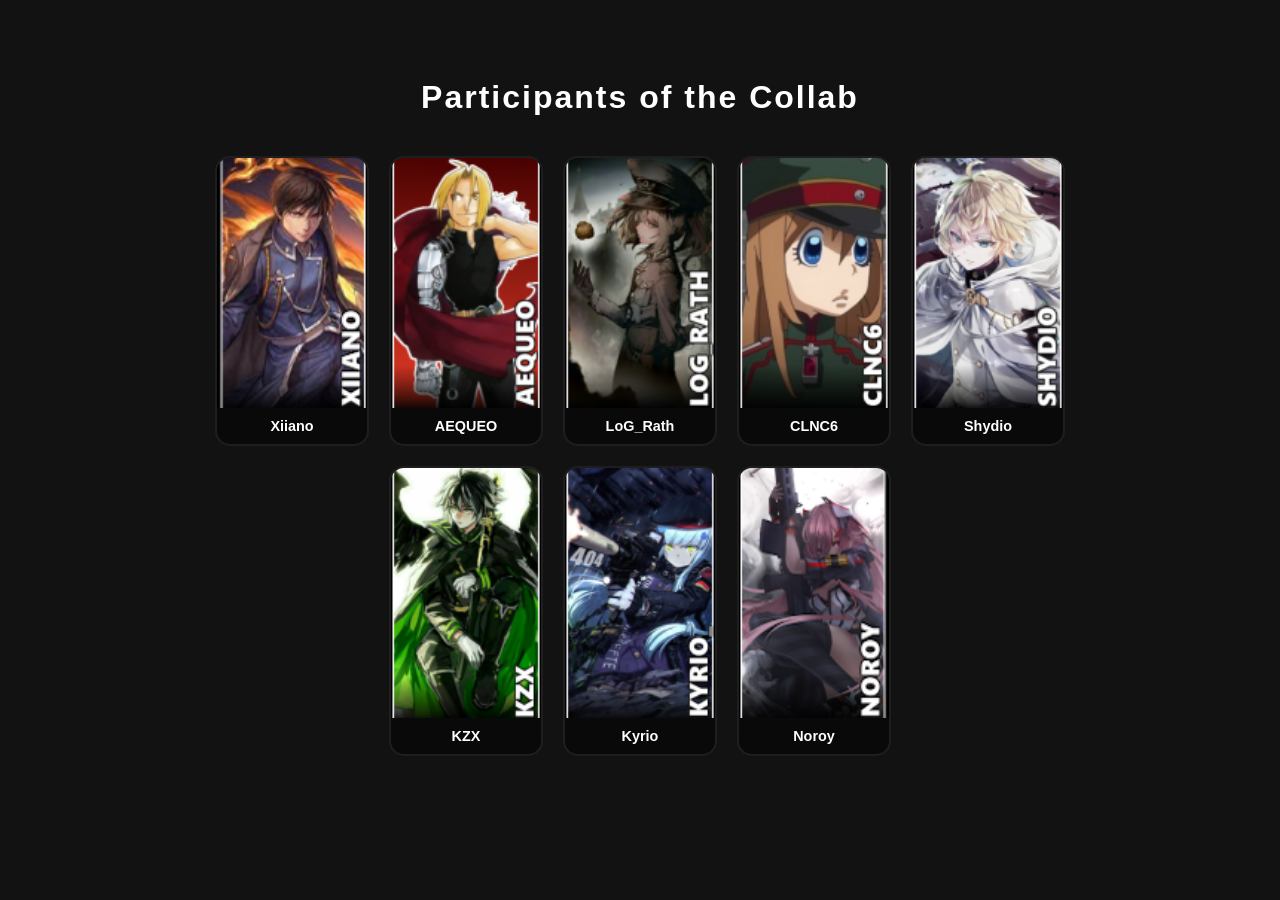
<file: osu/collabs/anime_collab/index.html>
<!DOCTYPE html>
<html lang="en">

<head>
    <meta charset="UTF-8">
    <meta name="viewport" content="width=device-width, initial-scale=1.0">
    <title>Anime Collab</title>
    <link rel="stylesheet" href="../style.css">
</head>

<body>

    <h1>Participants of the Collab</h1>

    <div class="collab-container">
        <a href="https://osu.ppy.sh/users/14656349" target="_blank" class="player-card">
            <img src="./participants/Xiiano.png" alt="Xiiano" style="height: 250px;">
            <div class="player-info">
                <span>Xiiano</span>
            </div>
        </a>

        <a href="https://osu.ppy.sh/users/18193656" target="_blank" class="player-card">
            <img src="./participants/AEQUEO.png" alt="AEQUEO" style="height: 250px;">
            <div class="player-info">
                <span>AEQUEO</span>
            </div>
        </a>

        <a href="https://osu.ppy.sh/users/15702633" target="_blank" class="player-card">
            <img src="./participants/LoG_Rath.png" alt="LoG_Rath" style="height: 250px;">
            <div class="player-info">
                <span>LoG_Rath</span>
            </div>
        </a>

        <a href="https://osu.ppy.sh/users/17683654" target="_blank" class="player-card">
            <img src="./participants/CLNC6.png" alt="CLNC6" style="height: 250px;">
            <div class="player-info">
                <span>CLNC6</span>
            </div>
        </a>
        
        <a href="https://osu.ppy.sh/users/14363130" target="_blank" class="player-card">
            <img src="./participants/Shydio.png" alt="Shydio" style="height: 250px;">
            <div class="player-info">
                <span>Shydio</span>
            </div>
        </a>

        <a href="#" target="_blank" class="player-card">
            <img src="./participants/KZX.png" alt="KZX" style="height: 250px;">
            <div class="player-info">
                <span>KZX</span>
            </div>
        </a>

        <a href="https://osu.ppy.sh/users/10818654" target="_blank" class="player-card">
            <img src="./participants/Kyrio.png" alt="Kyrio" style="height: 250px;">
            <div class="player-info">
                <span>Kyrio</span>
            </div>
        </a>

        <a href="https://osu.ppy.sh/users/13979952" target="_blank" class="player-card">
            <img src="./participants/Noroy.png" alt="Noroy" style="height: 250px;">
            <div class="player-info">
                <span>Noroy</span>
            </div>
        </a>
    </div>

</body>

</html>
</file>
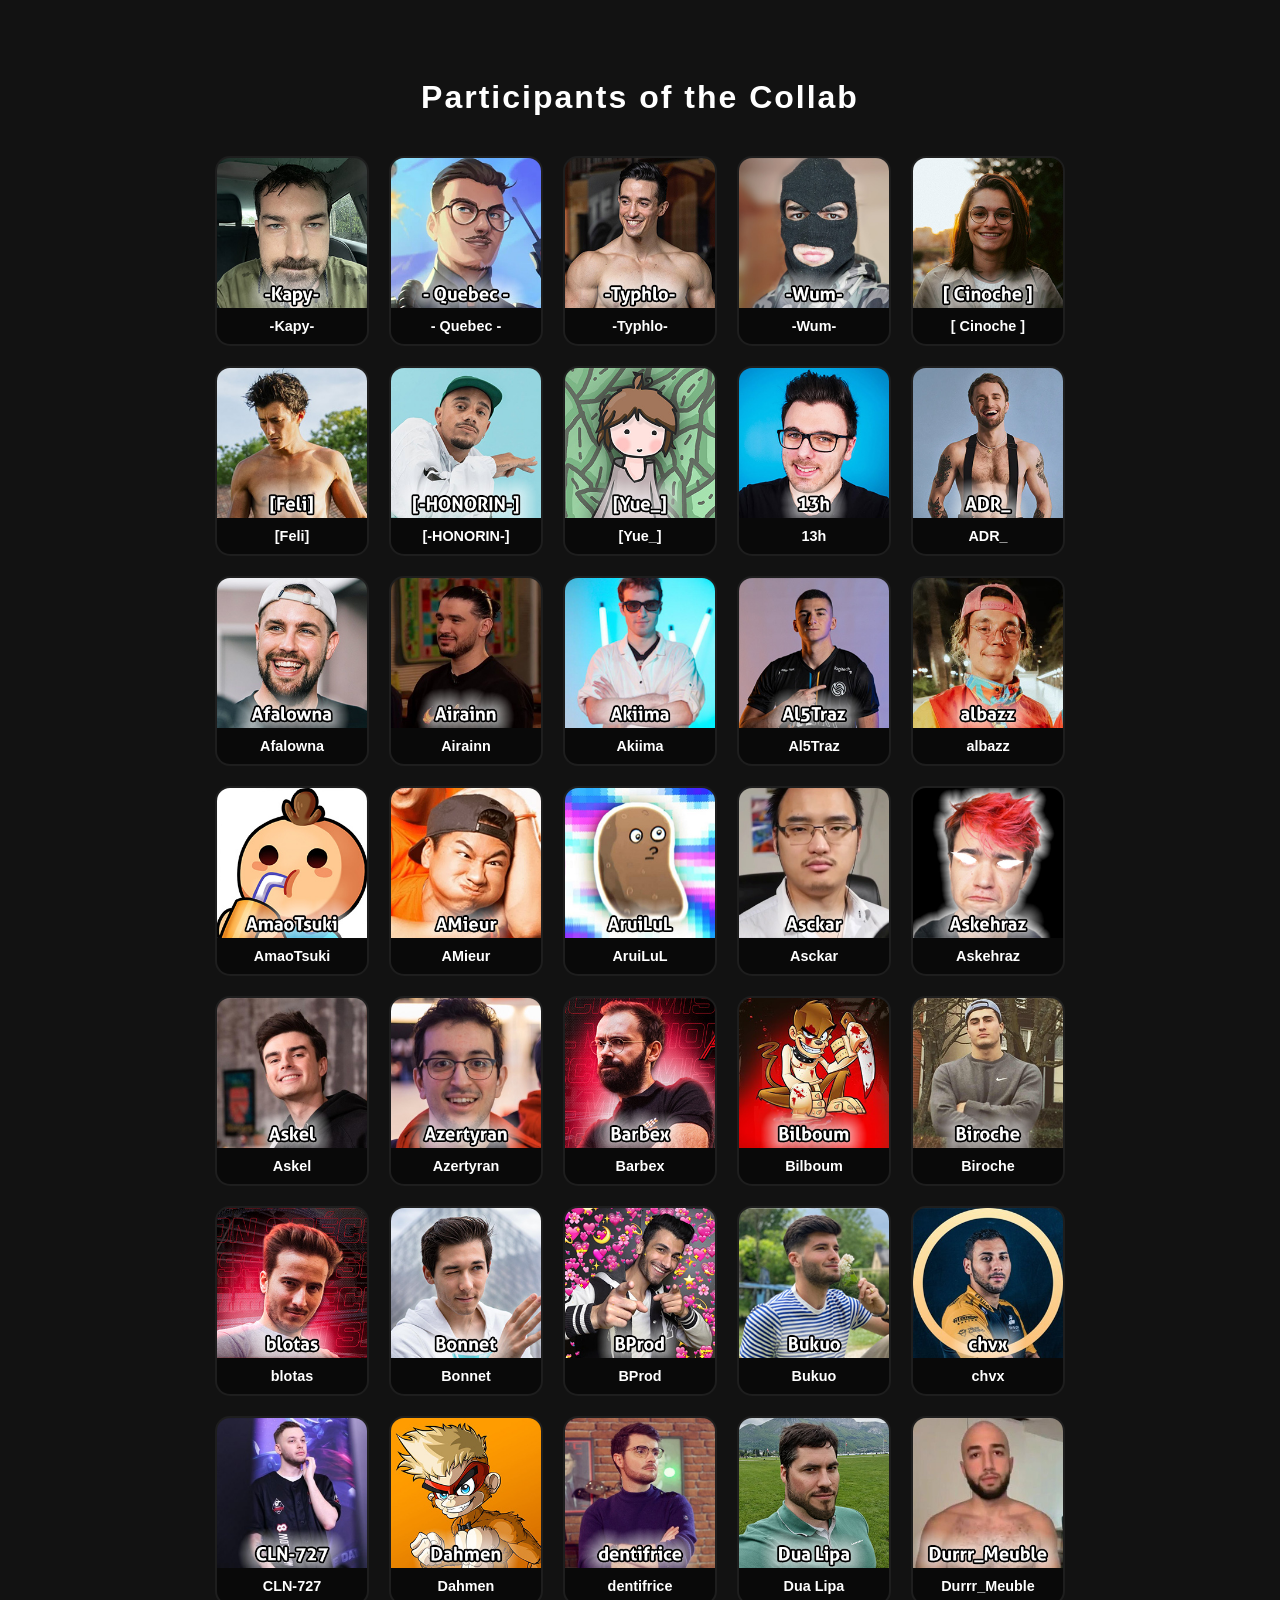
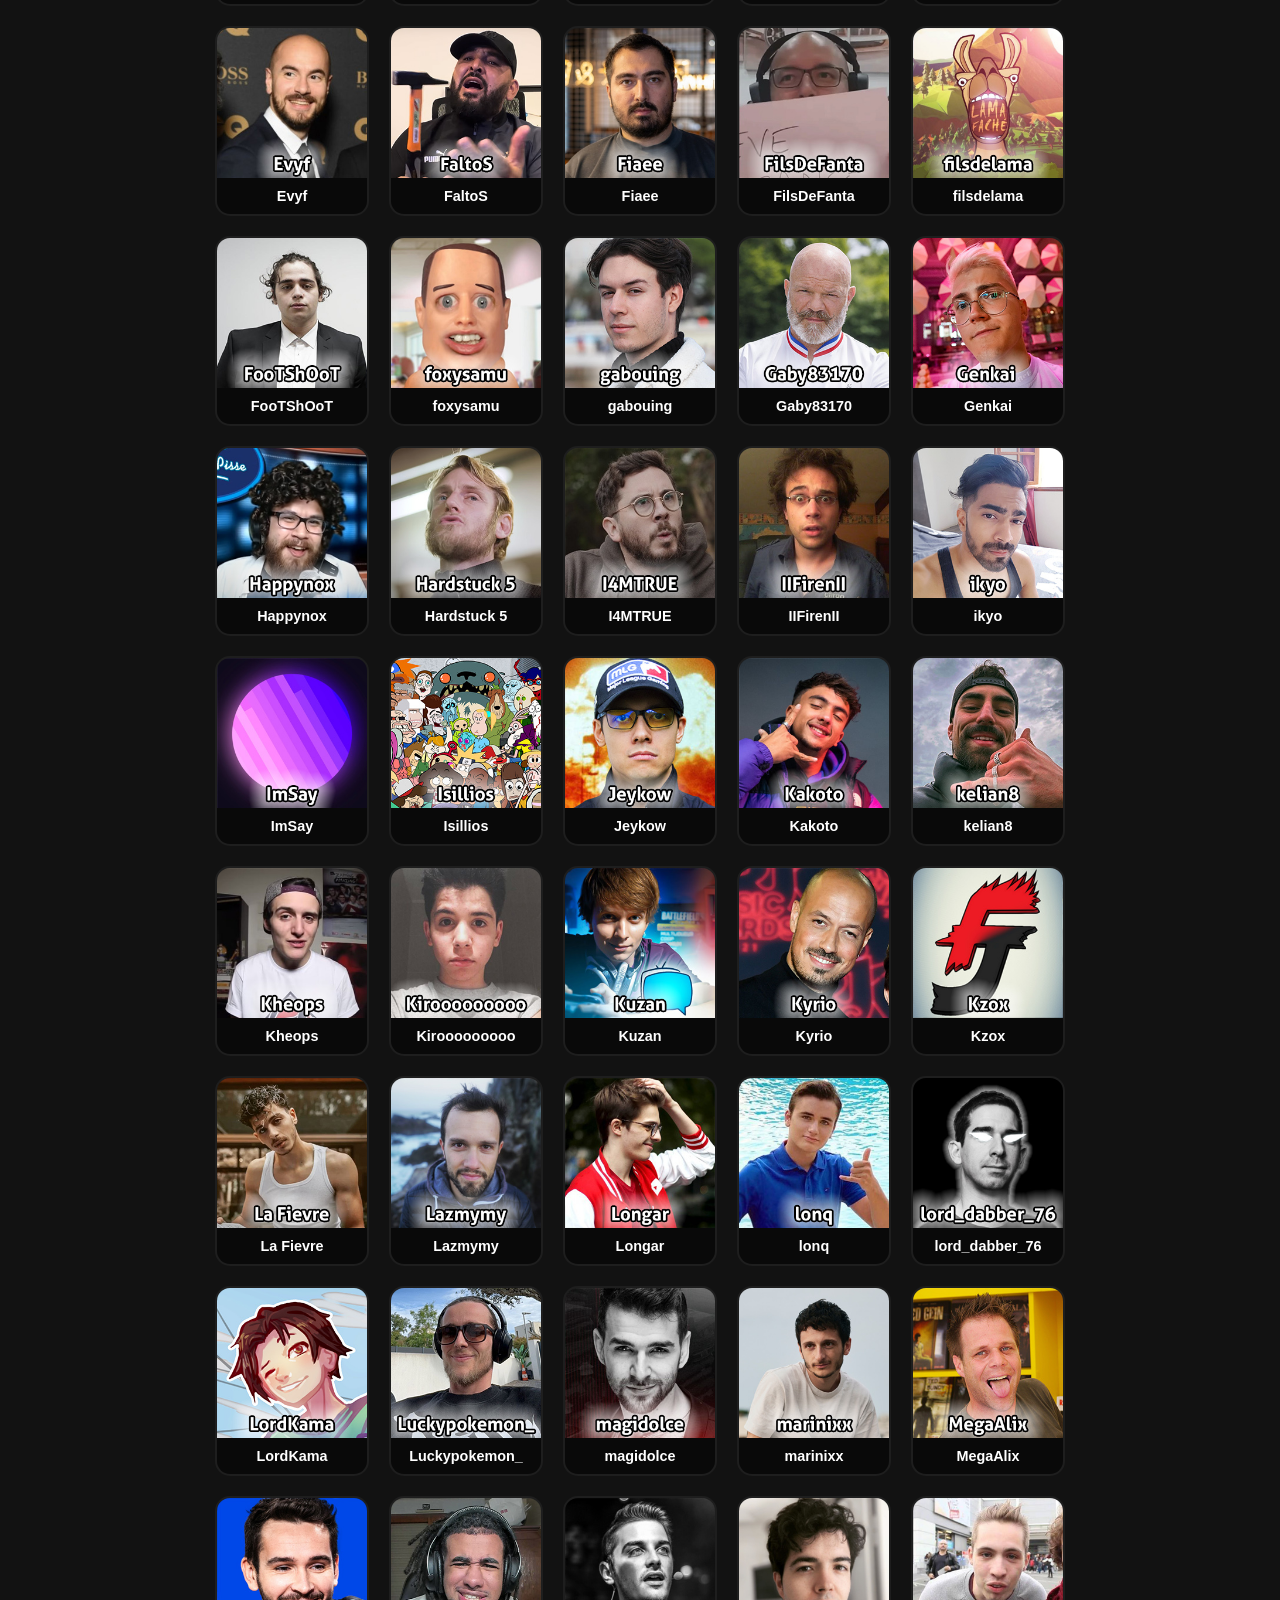
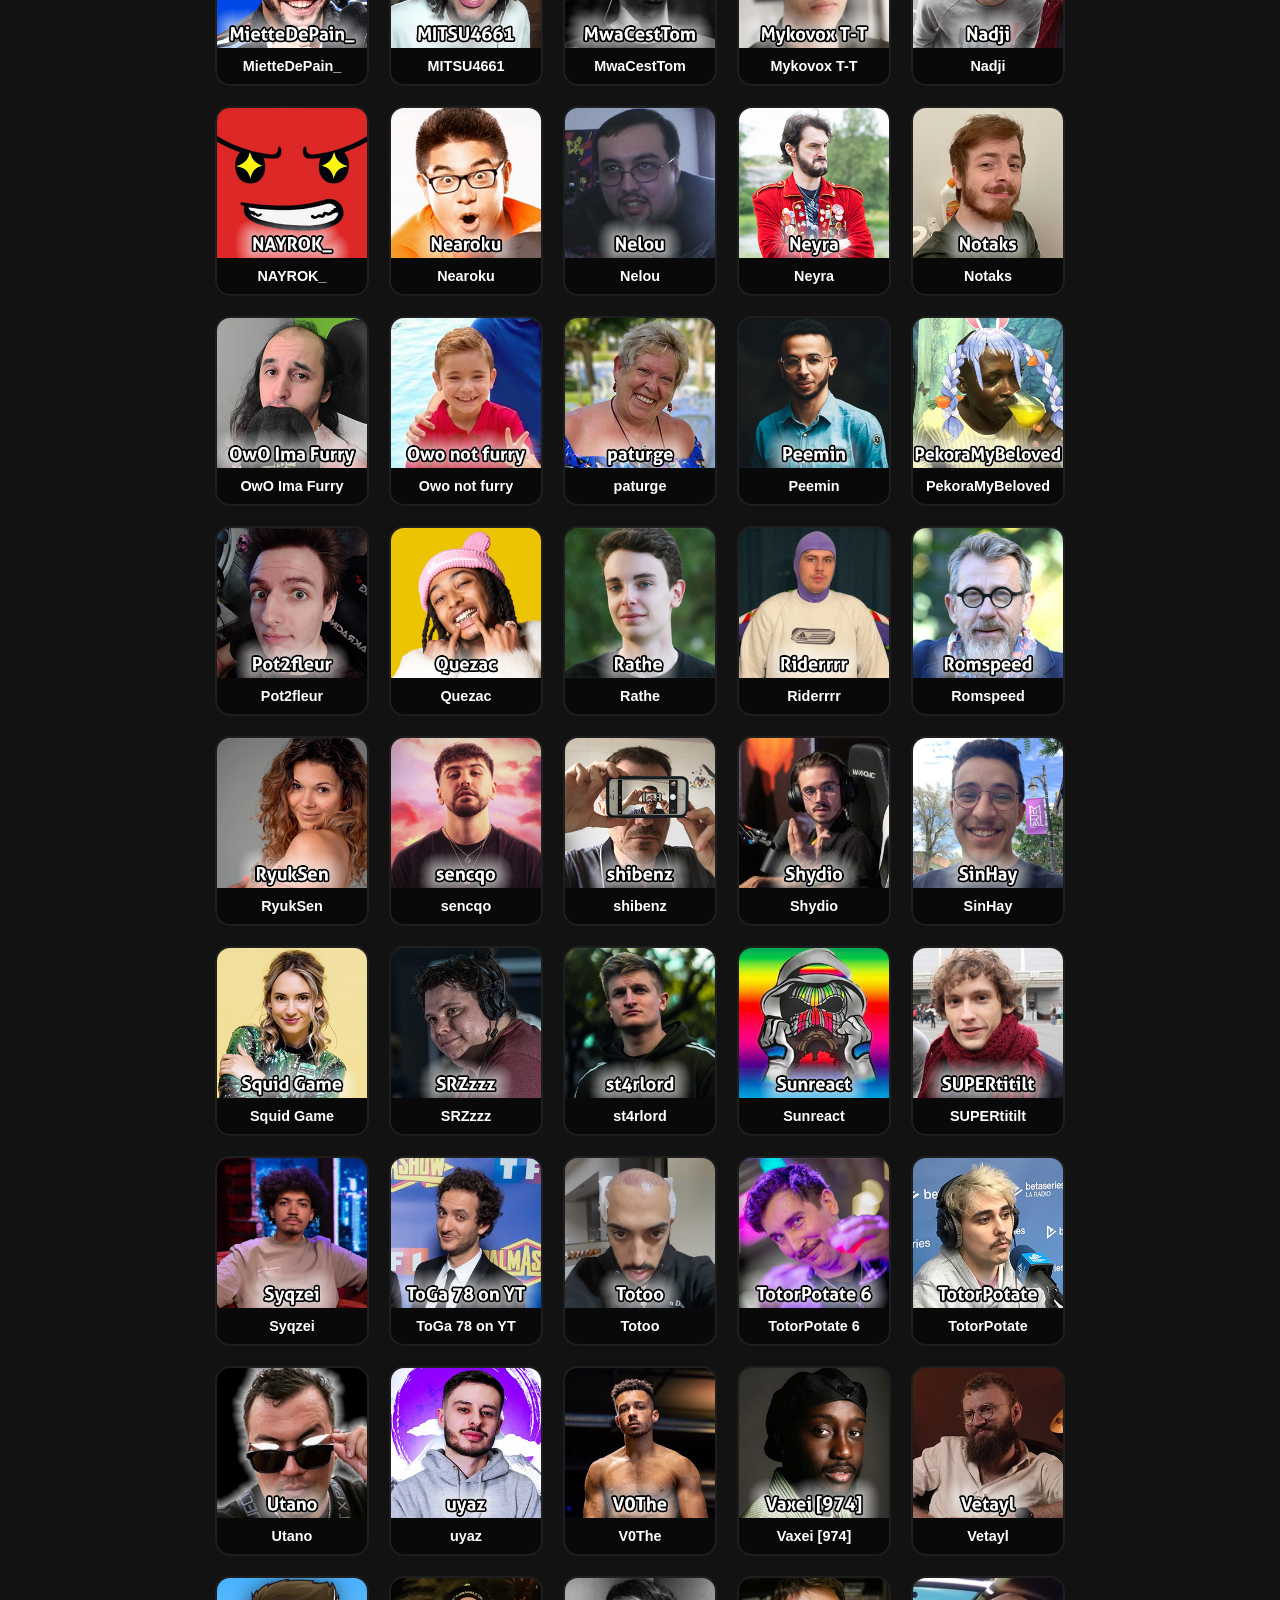
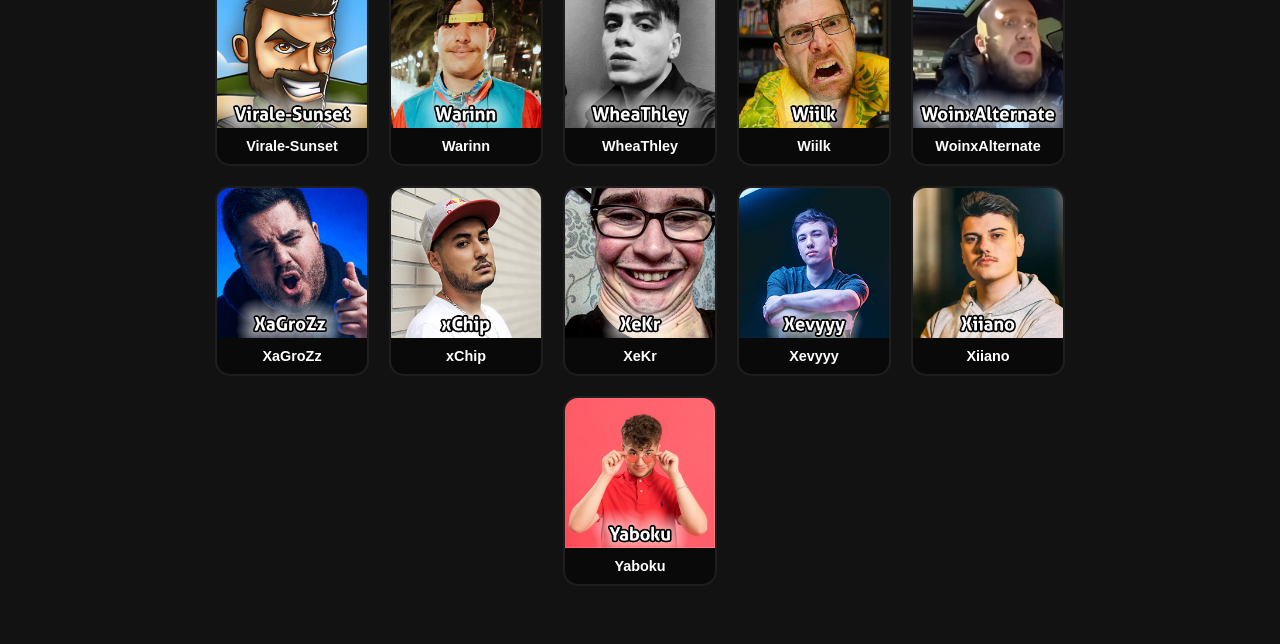
<file: osu/collabs/french_youtuber_collab_2023/index.html>
<!DOCTYPE html>
<html lang="en">

<head>
    <meta charset="UTF-8">
    <meta name="viewport" content="width=device-width, initial-scale=1.0">
    <title>French Youtuber Collab 2023</title>
    <link rel="stylesheet" href="../style.css">
</head>

<body>

    <h1>Participants of the Collab</h1>

    <div class="collab-container">
        <a href="https://osu.ppy.sh/users/11451759" target="_blank" class="player-card">
            <img src="./participants/-Kapy-.png" alt="-Kapy-">
            <div class="player-info">
                <span>-Kapy-</span>
            </div>
        </a>

        <a href="https://osu.ppy.sh/users/25616802" target="_blank" class="player-card">
            <img src="./participants/- Quebec -.png" alt="- Quebec -">
            <div class="player-info">
                <span>- Quebec -</span>
            </div>
        </a>

        <a href="https://osu.ppy.sh/users/9135454" target="_blank" class="player-card">
            <img src="./participants/-Typhlo-.png" alt="-Typhlo-">
            <div class="player-info">
                <span>-Typhlo-</span>
            </div>
        </a>

        <a href="https://osu.ppy.sh/users/11170841" target="_blank" class="player-card">
            <img src="./participants/-Wum-.png" alt="-Wum-">
            <div class="player-info">
                <span>-Wum-</span>
            </div>
        </a>

        <a href="https://osu.ppy.sh/users/9178959" target="_blank" class="player-card">
            <img src="./participants/[ Cinoche ].png" alt="[ Cinoche ]">
            <div class="player-info">
                <span>[ Cinoche ]</span>
            </div>
        </a>

        <a href="https://osu.ppy.sh/users/14399079" target="_blank" class="player-card">
            <img src="./participants/[Feli].png" alt="[Feli]">
            <div class="player-info">
                <span>[Feli]</span>
            </div>
        </a>

        <a href="https://osu.ppy.sh/users/11645243" target="_blank" class="player-card">
            <img src="./participants/[-HONORIN-].png" alt="[-HONORIN-]">
            <div class="player-info">
                <span>[-HONORIN-]</span>
            </div>
        </a>

        <a href="https://osu.ppy.sh/users/16366400" target="_blank" class="player-card">
            <img src="./participants/[Yue_].png" alt="[Yue_]">
            <div class="player-info">
                <span>[Yue_]</span>
            </div>
        </a>

        <a href="#" target="_blank" class="player-card">
            <img src="./participants/13h.png" alt="13h">
            <div class="player-info">
                <span>13h</span>
            </div>
        </a>

        <a href="https://osu.ppy.sh/users/25953593" target="_blank" class="player-card">
            <img src="./participants/ADR_.png" alt="ADR_">
            <div class="player-info">
                <span>ADR_</span>
            </div>
        </a>

        <a href="https://osu.ppy.sh/users/3084902" target="_blank" class="player-card">
            <img src="./participants/Afalowna.png" alt="Afalowna">
            <div class="player-info">
                <span>Afalowna</span>
            </div>
        </a>

        <a href="https://osu.ppy.sh/users/19780631" target="_blank" class="player-card">
            <img src="./participants/Airainn.png" alt="Airainn">
            <div class="player-info">
                <span>Airainn</span>
            </div>
        </a>

        <a href="https://osu.ppy.sh/users/18697939" target="_blank" class="player-card">
            <img src="./participants/Akiima.png" alt="Akiima">
            <div class="player-info">
                <span>Akiima</span>
            </div>
        </a>

        <a href="https://osu.ppy.sh/users/12484908" target="_blank" class="player-card">
            <img src="./participants/Al5Traz.png" alt="Al5Traz">
            <div class="player-info">
                <span>Al5Traz</span>
            </div>
        </a>

        <a href="https://osu.ppy.sh/users/12536000" target="_blank" class="player-card">
            <img src="./participants/albazz.png" alt="albazz">
            <div class="player-info">
                <span>albazz</span>
            </div>
        </a>

        <a href="https://osu.ppy.sh/users/9246648" target="_blank" class="player-card">
            <img src="./participants/AmaoTsuki.png" alt="AmaoTsuki">
            <div class="player-info">
                <span>AmaoTsuki</span>
            </div>
        </a>

        <a href="https://osu.ppy.sh/users/10890997" target="_blank" class="player-card">
            <img src="./participants/AMieur.png" alt="AMieur">
            <div class="player-info">
                <span>AMieur</span>
            </div>
        </a>

        <a href="https://osu.ppy.sh/users/14872071" target="_blank" class="player-card">
            <img src="./participants/AruiLuL.png" alt="AruiLuL">
            <div class="player-info">
                <span>AruiLuL</span>
            </div>
        </a>

        <a href="https://osu.ppy.sh/users/9650310" target="_blank" class="player-card">
            <img src="./participants/Asckar.png" alt="Asckar">
            <div class="player-info">
                <span>Asckar</span>
            </div>
        </a>

        <a href="https://osu.ppy.sh/users/10950731" target="_blank" class="player-card">
            <img src="./participants/Askehraz.png" alt="Askehraz">
            <div class="player-info">
                <span>Askehraz</span>
            </div>
        </a>

        <a href="#" target="_blank" class="player-card">
            <img src="./participants/Askel.png" alt="Askel">
            <div class="player-info">
                <span>Askel</span>
            </div>
        </a>

        <a href="https://osu.ppy.sh/users/14547194" target="_blank" class="player-card">
            <img src="./participants/Azertyran.png" alt="Azertyran">
            <div class="player-info">
                <span>Azertyran</span>
            </div>
        </a>

        <a href="https://osu.ppy.sh/users/4904410" target="_blank" class="player-card">
            <img src="./participants/Barbex.png" alt="Barbex">
            <div class="player-info">
                <span>Barbex</span>
            </div>
        </a>

        <a href="https://osu.ppy.sh/users/14888376" target="_blank" class="player-card">
            <img src="./participants/Bilboum.png" alt="Bilboum">
            <div class="player-info">
                <span>Bilboum</span>
            </div>
        </a>

        <a href="https://osu.ppy.sh/users/11285958" target="_blank" class="player-card">
            <img src="./participants/Biroche.png" alt="Biroche">
            <div class="player-info">
                <span>Biroche</span>
            </div>
        </a>

        <a href="https://osu.ppy.sh/users/14633158" target="_blank" class="player-card">
            <img src="./participants/blotas.png" alt="blotas">
            <div class="player-info">
                <span>blotas</span>
            </div>
        </a>

        <a href="https://osu.ppy.sh/users/13786042" target="_blank" class="player-card">
            <img src="./participants/Bonnet.png" alt="Bonnet">
            <div class="player-info">
                <span>Bonnet</span>
            </div>
        </a>

        <a href="https://osu.ppy.sh/users/11345747" target="_blank" class="player-card">
            <img src="./participants/BProd.png" alt="BProd">
            <div class="player-info">
                <span>BProd</span>
            </div>
        </a>

        <a href="#" target="_blank" class="player-card">
            <img src="./participants/Bukuo.png" alt="Bukuo">
            <div class="player-info">
                <span>Bukuo</span>
            </div>
        </a>

        <a href="https://osu.ppy.sh/users/20287543" target="_blank" class="player-card">
            <img src="./participants/chvx.png" alt="chvx">
            <div class="player-info">
                <span>chvx</span>
            </div>
        </a>

        <a href="https://osu.ppy.sh/users/17683654" target="_blank" class="player-card">
            <img src="./participants/CLN-727.png" alt="CLN-727">
            <div class="player-info">
                <span>CLN-727</span>
            </div>
        </a>

        <a href="https://osu.ppy.sh/users/11480050" target="_blank" class="player-card">
            <img src="./participants/Dahmen.png" alt="Dahmen">
            <div class="player-info">
                <span>Dahmen</span>
            </div>
        </a>

        <a href="https://osu.ppy.sh/users/20428369" target="_blank" class="player-card">
            <img src="./participants/dentifrice.png" alt="dentifrice">
            <div class="player-info">
                <span>dentifrice</span>
            </div>
        </a>

        <a href="https://osu.ppy.sh/users/10696665" target="_blank" class="player-card">
            <img src="./participants/Dua Lipa.png" alt="Dua Lipa">
            <div class="player-info">
                <span>Dua Lipa</span>
            </div>
        </a>

        <a href="https://osu.ppy.sh/users/15872196" target="_blank" class="player-card">
            <img src="./participants/Durrr_Meuble.png" alt="Durrr_Meuble">
            <div class="player-info">
                <span>Durrr_Meuble</span>
            </div>
        </a>

        <a href="https://osu.ppy.sh/users/7544086" target="_blank" class="player-card">
            <img src="./participants/Evyf.png" alt="Evyf">
            <div class="player-info">
                <span>Evyf</span>
            </div>
        </a>

        <a href="https://osu.ppy.sh/users/12078117" target="_blank" class="player-card">
            <img src="./participants/FaltoS.png" alt="FaltoS">
            <div class="player-info">
                <span>FaltoS</span>
            </div>
        </a>

        <a href="https://osu.ppy.sh/users/10325072" target="_blank" class="player-card">
            <img src="./participants/Fiaee.png" alt="Fiaee">
            <div class="player-info">
                <span>Fiaee</span>
            </div>
        </a>

        <a href="https://osu.ppy.sh/users/21074973" target="_blank" class="player-card">
            <img src="./participants/FilsDeFanta.png" alt="FilsDeFanta">
            <div class="player-info">
                <span>FilsDeFanta</span>
            </div>
        </a>

        <a href="#" target="_blank" class="player-card">
            <img src="./participants/filsdelama.png" alt="filsdelama">
            <div class="player-info">
                <span>filsdelama</span>
            </div>
        </a>

        <a href="https://osu.ppy.sh/users/8824226" target="_blank" class="player-card">
            <img src="./participants/FooTShOoT.png" alt="FooTShOoT">
            <div class="player-info">
                <span>FooTShOoT</span>
            </div>
        </a>

        <a href="https://osu.ppy.sh/users/13696515" target="_blank" class="player-card">
            <img src="./participants/foxysamu.png" alt="foxysamu">
            <div class="player-info">
                <span>foxysamu</span>
            </div>
        </a>

        <a href="#" target="_blank" class="player-card">
            <img src="./participants/gabouing.png" alt="gabouing">
            <div class="player-info">
                <span>gabouing</span>
            </div>
        </a>

        <a href="https://osu.ppy.sh/users/19757562" target="_blank" class="player-card">
            <img src="./participants/Gaby83170.png" alt="Gaby83170">
            <div class="player-info">
                <span>Gaby83170</span>
            </div>
        </a>

        <a href="https://osu.ppy.sh/users/22906442" target="_blank" class="player-card">
            <img src="./participants/Genkai.png" alt="Genkai">
            <div class="player-info">
                <span>Genkai</span>
            </div>
        </a>

        <a href="https://osu.ppy.sh/users/15101580" target="_blank" class="player-card">
            <img src="./participants/Happynox.png" alt="Happynox">
            <div class="player-info">
                <span>Happynox</span>
            </div>
        </a>

        <a href="#" target="_blank" class="player-card">
            <img src="./participants/Hardstuck 5.png" alt="Hardstuck 5">
            <div class="player-info">
                <span>Hardstuck 5</span>
            </div>
        </a>

        <a href="https://osu.ppy.sh/users/14394351" target="_blank" class="player-card">
            <img src="./participants/I4MTRUE.png" alt="I4MTRUE">
            <div class="player-info">
                <span>I4MTRUE</span>
            </div>
        </a>

        <a href="https://osu.ppy.sh/users/1984236" target="_blank" class="player-card">
            <img src="./participants/IIFirenII.png" alt="IIFirenII">
            <div class="player-info">
                <span>IIFirenII</span>
            </div>
        </a>

        <a href="https://osu.ppy.sh/users/21922459" target="_blank" class="player-card">
            <img src="./participants/ikyo.png" alt="ikyo">
            <div class="player-info">
                <span>ikyo</span>
            </div>
        </a>

        <a href="https://osu.ppy.sh/users/15847718" target="_blank" class="player-card">
            <img src="./participants/ImSay.png" alt="ImSay">
            <div class="player-info">
                <span>ImSay</span>
            </div>
        </a>

        <a href="https://osu.ppy.sh/users/9209071" target="_blank" class="player-card">
            <img src="./participants/Isillios.png" alt="Isillios">
            <div class="player-info">
                <span>Isillios</span>
            </div>
        </a>

        <a href="https://osu.ppy.sh/users/16423150" target="_blank" class="player-card">
            <img src="./participants/Jeykow.png" alt="Jeykow">
            <div class="player-info">
                <span>Jeykow</span>
            </div>
        </a>

        <a href="https://osu.ppy.sh/users/11662013" target="_blank" class="player-card">
            <img src="./participants/Kakoto.png" alt="Kakoto">
            <div class="player-info">
                <span>Kakoto</span>
            </div>
        </a>

        <a href="https://osu.ppy.sh/users/10598585" target="_blank" class="player-card">
            <img src="./participants/kelian8.png" alt="kelian8">
            <div class="player-info">
                <span>kelian8</span>
            </div>
        </a>

        <a href="https://osu.ppy.sh/users/18607342" target="_blank" class="player-card">
            <img src="./participants/Kheops.png" alt="Kheops">
            <div class="player-info">
                <span>Kheops</span>
            </div>
        </a>

        <a href="https://osu.ppy.sh/users/10930937" target="_blank" class="player-card">
            <img src="./participants/Kirooooooooo.png" alt="Kirooooooooo">
            <div class="player-info">
                <span>Kirooooooooo</span>
            </div>
        </a>

        <a href="https://osu.ppy.sh/users/7151201" target="_blank" class="player-card">
            <img src="./participants/Kuzan.png" alt="Kuzan">
            <div class="player-info">
                <span>Kuzan</span>
            </div>
        </a>

        <a href="https://osu.ppy.sh/users/10818654" target="_blank" class="player-card">
            <img src="./participants/Kyrio.png" alt="Kyrio">
            <div class="player-info">
                <span>Kyrio</span>
            </div>
        </a>

        <a href="https://osu.ppy.sh/users/17222781" target="_blank" class="player-card">
            <img src="./participants/Kzox.png" alt="Kzox">
            <div class="player-info">
                <span>Kzox</span>
            </div>
        </a>

        <a href="https://osu.ppy.sh/users/31434038" target="_blank" class="player-card">
            <img src="./participants/La Fievre.png" alt="La Fievre">
            <div class="player-info">
                <span>La Fievre</span>
            </div>
        </a>

        <a href="#" target="_blank" class="player-card">
            <img src="./participants/Lazmymy.png" alt="Lazmymy">
            <div class="player-info">
                <span>Lazmymy</span>
            </div>
        </a>

        <a href="https://osu.ppy.sh/users/22820402" target="_blank" class="player-card">
            <img src="./participants/Longar.png" alt="Longar">
            <div class="player-info">
                <span>Longar</span>
            </div>
        </a>

        <a href="https://osu.ppy.sh/users/14165027" target="_blank" class="player-card">
            <img src="./participants/lonq.png" alt="lonq">
            <div class="player-info">
                <span>lonq</span>
            </div>
        </a>

        <a href="https://osu.ppy.sh/users/8953709" target="_blank" class="player-card">
            <img src="./participants/lord_dabber_76.png" alt="lord_dabber_76">
            <div class="player-info">
                <span>lord_dabber_76</span>
            </div>
        </a>

        <a href="https://osu.ppy.sh/users/32183704" target="_blank" class="player-card">
            <img src="./participants/LordKama.png" alt="LordKama">
            <div class="player-info">
                <span>LordKama</span>
            </div>
        </a>

        <a href="https://osu.ppy.sh/users/18483035" target="_blank" class="player-card">
            <img src="./participants/Luckypokemon_.png" alt="Luckypokemon_">
            <div class="player-info">
                <span>Luckypokemon_</span>
            </div>
        </a>

        <a href="https://osu.ppy.sh/users/8479338" target="_blank" class="player-card">
            <img src="./participants/magidolce.png" alt="magidolce">
            <div class="player-info">
                <span>magidolce</span>
            </div>
        </a>

        <a href="https://osu.ppy.sh/users/20550914" target="_blank" class="player-card">
            <img src="./participants/marinixx.png" alt="marinixx">
            <div class="player-info">
                <span>marinixx</span>
            </div>
        </a>

        <a href="https://osu.ppy.sh/users/13928004" target="_blank" class="player-card">
            <img src="./participants/MegaAlix.png" alt="MegaAlix">
            <div class="player-info">
                <span>MegaAlix</span>
            </div>
        </a>

        <a href="https://osu.ppy.sh/users/13652059" target="_blank" class="player-card">
            <img src="./participants/MietteDePain_.png" alt="MietteDePain_">
            <div class="player-info">
                <span>MietteDePain_</span>
            </div>
        </a>

        <a href="https://osu.ppy.sh/users/17581595" target="_blank" class="player-card">
            <img src="./participants/MITSU4661.png" alt="MITSU4661">
            <div class="player-info">
                <span>MITSU4661</span>
            </div>
        </a>

        <a href="https://osu.ppy.sh/users/12280995" target="_blank" class="player-card">
            <img src="./participants/MwaCestTom.png" alt="MwaCestTom">
            <div class="player-info">
                <span>MwaCestTom</span>
            </div>
        </a>

        <a href="https://osu.ppy.sh/users/19661503" target="_blank" class="player-card">
            <img src="./participants/Mykovox T-T.png" alt="Mykovox T-T">
            <div class="player-info">
                <span>Mykovox T-T</span>
            </div>
        </a>

        <a href="https://osu.ppy.sh/users/10308411" target="_blank" class="player-card">
            <img src="./participants/Nadji.png" alt="Nadji">
            <div class="player-info">
                <span>Nadji</span>
            </div>
        </a>

        <a href="https://osu.ppy.sh/users/21966174" target="_blank" class="player-card">
            <img src="./participants/NAYROK_.png" alt="NAYROK_">
            <div class="player-info">
                <span>NAYROK_</span>
            </div>
        </a>

        <a href="https://osu.ppy.sh/users/9213389" target="_blank" class="player-card">
            <img src="./participants/Nearoku.png" alt="Nearoku">
            <div class="player-info">
                <span>Nearoku</span>
            </div>
        </a>

        <a href="https://osu.ppy.sh/users/9323778" target="_blank" class="player-card">
            <img src="./participants/Nelou.png" alt="Nelou">
            <div class="player-info">
                <span>Nelou</span>
            </div>
        </a>

        <a href="https://osu.ppy.sh/users/8563504" target="_blank" class="player-card">
            <img src="./participants/Neyra.png" alt="Neyra">
            <div class="player-info">
                <span>Neyra</span>
            </div>
        </a>

        <a href="https://osu.ppy.sh/users/15785919" target="_blank" class="player-card">
            <img src="./participants/Notaks.png" alt="Notaks">
            <div class="player-info">
                <span>Notaks</span>
            </div>
        </a>

        <a href="#" target="_blank" class="player-card">
            <img src="./participants/OwO Ima Furry.png" alt="OwO Ima Furry">
            <div class="player-info">
                <span>OwO Ima Furry</span>
            </div>
        </a>

        <a href="https://osu.ppy.sh/users/16703209" target="_blank" class="player-card">
            <img src="./participants/Owo not furry.png" alt="Owo not furry">
            <div class="player-info">
                <span>Owo not furry</span>
            </div>
        </a>

        <a href="https://osu.ppy.sh/users/23559492" target="_blank" class="player-card">
            <img src="./participants/paturge.png" alt="paturge">
            <div class="player-info">
                <span>paturge</span>
            </div>
        </a>

        <a href="https://osu.ppy.sh/users/18043910" target="_blank" class="player-card">
            <img src="./participants/Peemin.png" alt="Peemin">
            <div class="player-info">
                <span>Peemin</span>
            </div>
        </a>

        <a href="https://osu.ppy.sh/users/6260584" target="_blank" class="player-card">
            <img src="./participants/PekoraMyBeloved.png" alt="PekoraMyBeloved">
            <div class="player-info">
                <span>PekoraMyBeloved</span>
            </div>
        </a>

        <a href="#" target="_blank" class="player-card">
            <img src="./participants/Pot2fleur.png" alt="Pot2fleur">
            <div class="player-info">
                <span>Pot2fleur</span>
            </div>
        </a>

        <a href="https://osu.ppy.sh/users/10911030" target="_blank" class="player-card">
            <img src="./participants/Quezac.png" alt="Quezac">
            <div class="player-info">
                <span>Quezac</span>
            </div>
        </a>

        <a href="https://osu.ppy.sh/users/8747500" target="_blank" class="player-card">
            <img src="./participants/Rathe.png" alt="Rathe">
            <div class="player-info">
                <span>Rathe</span>
            </div>
        </a>

        <a href="https://osu.ppy.sh/users/19773907" target="_blank" class="player-card">
            <img src="./participants/Riderrrr.png" alt="Riderrrr">
            <div class="player-info">
                <span>Riderrrr</span>
            </div>
        </a>

        <a href="https://osu.ppy.sh/users/17599268" target="_blank" class="player-card">
            <img src="./participants/Romspeed.png" alt="Romspeed">
            <div class="player-info">
                <span>Romspeed</span>
            </div>
        </a>

        <a href="https://osu.ppy.sh/users/6176818" target="_blank" class="player-card">
            <img src="./participants/RyukSen.png" alt="RyukSen">
            <div class="player-info">
                <span>RyukSen</span>
            </div>
        </a>

        <a href="https://osu.ppy.sh/users/22603358" target="_blank" class="player-card">
            <img src="./participants/sencqo.png" alt="sencqo">
            <div class="player-info">
                <span>sencqo</span>
            </div>
        </a>

        <a href="https://osu.ppy.sh/users/17507174" target="_blank" class="player-card">
            <img src="./participants/shibenz.png" alt="shibenz">
            <div class="player-info">
                <span>shibenz</span>
            </div>
        </a>

        <a href="https://osu.ppy.sh/users/14363130" target="_blank" class="player-card">
            <img src="./participants/Shydio.png" alt="Shydio">
            <div class="player-info">
                <span>Shydio</span>
            </div>
        </a>

        <a href="https://osu.ppy.sh/users/8855704" target="_blank" class="player-card">
            <img src="./participants/SinHay.png" alt="SinHay">
            <div class="player-info">
                <span>SinHay</span>
            </div>
        </a>

        <a href="https://osu.ppy.sh/users/16129459" target="_blank" class="player-card">
            <img src="./participants/Squid Game.png" alt="Squid Game">
            <div class="player-info">
                <span>Squid Game</span>
            </div>
        </a>
        
        <a href="https://osu.ppy.sh/users/24288628" target="_blank" class="player-card">
            <img src="./participants/SRZzzz.png" alt="SRZzzz">
            <div class="player-info">
                <span>SRZzzz</span>
            </div>
        </a>

        <a href="https://osu.ppy.sh/users/23559628" target="_blank" class="player-card">
            <img src="./participants/st4rlord.png" alt="st4rlord">
            <div class="player-info">
                <span>st4rlord</span>
            </div>
        </a>

        <a href="https://osu.ppy.sh/users/20266294" target="_blank" class="player-card">
            <img src="./participants/Sunreact.png" alt="Sunreact">
            <div class="player-info">
                <span>Sunreact</span>
            </div>
        </a>

        <a href="https://osu.ppy.sh/users/21241984" target="_blank" class="player-card">
            <img src="./participants/SUPERtitilt.png" alt="SUPERtitilt">
            <div class="player-info">
                <span>SUPERtitilt</span>
            </div>
        </a>

        <a href="https://osu.ppy.sh/users/14733542" target="_blank" class="player-card">
            <img src="./participants/Syqzei.png" alt="Syqzei">
            <div class="player-info">
                <span>Syqzei</span>
            </div>
        </a>

        <a href="https://osu.ppy.sh/users/17389335" target="_blank" class="player-card">
            <img src="./participants/ToGa 78 on YT.png" alt="ToGa 78 on YT">
            <div class="player-info">
                <span>ToGa 78 on YT</span>
            </div>
        </a>

        <a href="https://osu.ppy.sh/users/10025733" target="_blank" class="player-card">
            <img src="./participants/Totoo.png" alt="Totoo">
            <div class="player-info">
                <span>Totoo</span>
            </div>
        </a>

        <a href="https://osu.ppy.sh/users/15702633" target="_blank" class="player-card">
            <img src="./participants/TotorPotate 6.png" alt="TotorPotate 6">
            <div class="player-info">
                <span>TotorPotate 6</span>
            </div>
        </a>

        <a href="https://osu.ppy.sh/users/18323396" target="_blank" class="player-card">
            <img src="./participants/TotorPotate.png" alt="TotorPotate">
            <div class="player-info">
                <span>TotorPotate</span>
            </div>
        </a>

        <a href="https://osu.ppy.sh/users/15532535" target="_blank" class="player-card">
            <img src="./participants/Utano.png" alt="Utano">
            <div class="player-info">
                <span>Utano</span>
            </div>
        </a>

        <a href="https://osu.ppy.sh/users/13717099" target="_blank" class="player-card">
            <img src="./participants/uyaz.png" alt="uyaz">
            <div class="player-info">
                <span>uyaz</span>
            </div>
        </a>

        <a href="https://osu.ppy.sh/users/14522031" target="_blank" class="player-card">
            <img src="./participants/V0The.png" alt="V0The">
            <div class="player-info">
                <span>V0The</span>
            </div>
        </a>

        <a href="https://osu.ppy.sh/users/23478635" target="_blank" class="player-card">
            <img src="./participants/Vaxei [974].png" alt="Vaxei [974]">
            <div class="player-info">
                <span>Vaxei [974]</span>
            </div>
        </a>

        <a href="https://osu.ppy.sh/users/9811841" target="_blank" class="player-card">
            <img src="./participants/Vetayl.png" alt="Vetayl">
            <div class="player-info">
                <span>Vetayl</span>
            </div>
        </a>

        <a href="https://osu.ppy.sh/users/18496120" target="_blank" class="player-card">
            <img src="./participants/Virale-Sunset.png" alt="Virale-Sunset">
            <div class="player-info">
                <span>Virale-Sunset</span>
            </div>
        </a>

        <a href="https://osu.ppy.sh/users/14289060" target="_blank" class="player-card">
            <img src="./participants/Warinn.png" alt="Warinn">
            <div class="player-info">
                <span>Warinn</span>
            </div>
        </a>

        <a href="https://osu.ppy.sh/users/15558397" target="_blank" class="player-card">
            <img src="./participants/WheaThley.png" alt="WheaThley">
            <div class="player-info">
                <span>WheaThley</span>
            </div>
        </a>

        <a href="https://osu.ppy.sh/users/6717207" target="_blank" class="player-card">
            <img src="./participants/Wiilk.png" alt="Wiilk">
            <div class="player-info">
                <span>Wiilk</span>
            </div>
        </a>

        <a href="https://osu.ppy.sh/users/17649657" target="_blank" class="player-card">
            <img src="./participants/WoinxAlternate.png" alt="WoinxAlternate">
            <div class="player-info">
                <span>WoinxAlternate</span>
            </div>
        </a>

        <a href="https://osu.ppy.sh/users/14713620" target="_blank" class="player-card">
            <img src="./participants/XaGroZz.png" alt="XaGroZz">
            <div class="player-info">
                <span>XaGroZz</span>
            </div>
        </a>

        <a href="https://osu.ppy.sh/users/13689432" target="_blank" class="player-card">
            <img src="./participants/xChip.png" alt="xChip">
            <div class="player-info">
                <span>xChip</span>
            </div>
        </a>

        <a href="https://osu.ppy.sh/users/9358042" target="_blank" class="player-card">
            <img src="./participants/XeKr.png" alt="XeKr">
            <div class="player-info">
                <span>XeKr</span>
            </div>
        </a>

        <a href="https://osu.ppy.sh/users/4611418" target="_blank" class="player-card">
            <img src="./participants/Xevyyy.png" alt="Xevyyy">
            <div class="player-info">
                <span>Xevyyy</span>
            </div>
        </a>

        <a href="https://osu.ppy.sh/users/14656349" target="_blank" class="player-card">
            <img src="./participants/Xiiano.png" alt="Xiiano">
            <div class="player-info">
                <span>Xiiano</span>
            </div>
        </a>

        <a href="#" target="_blank" class="player-card">
            <img src="./participants/Yaboku.png" alt="Yaboku">
            <div class="player-info">
                <span>Yaboku</span>
            </div>
        </a>
    </div>

</body>

</html>
</file>
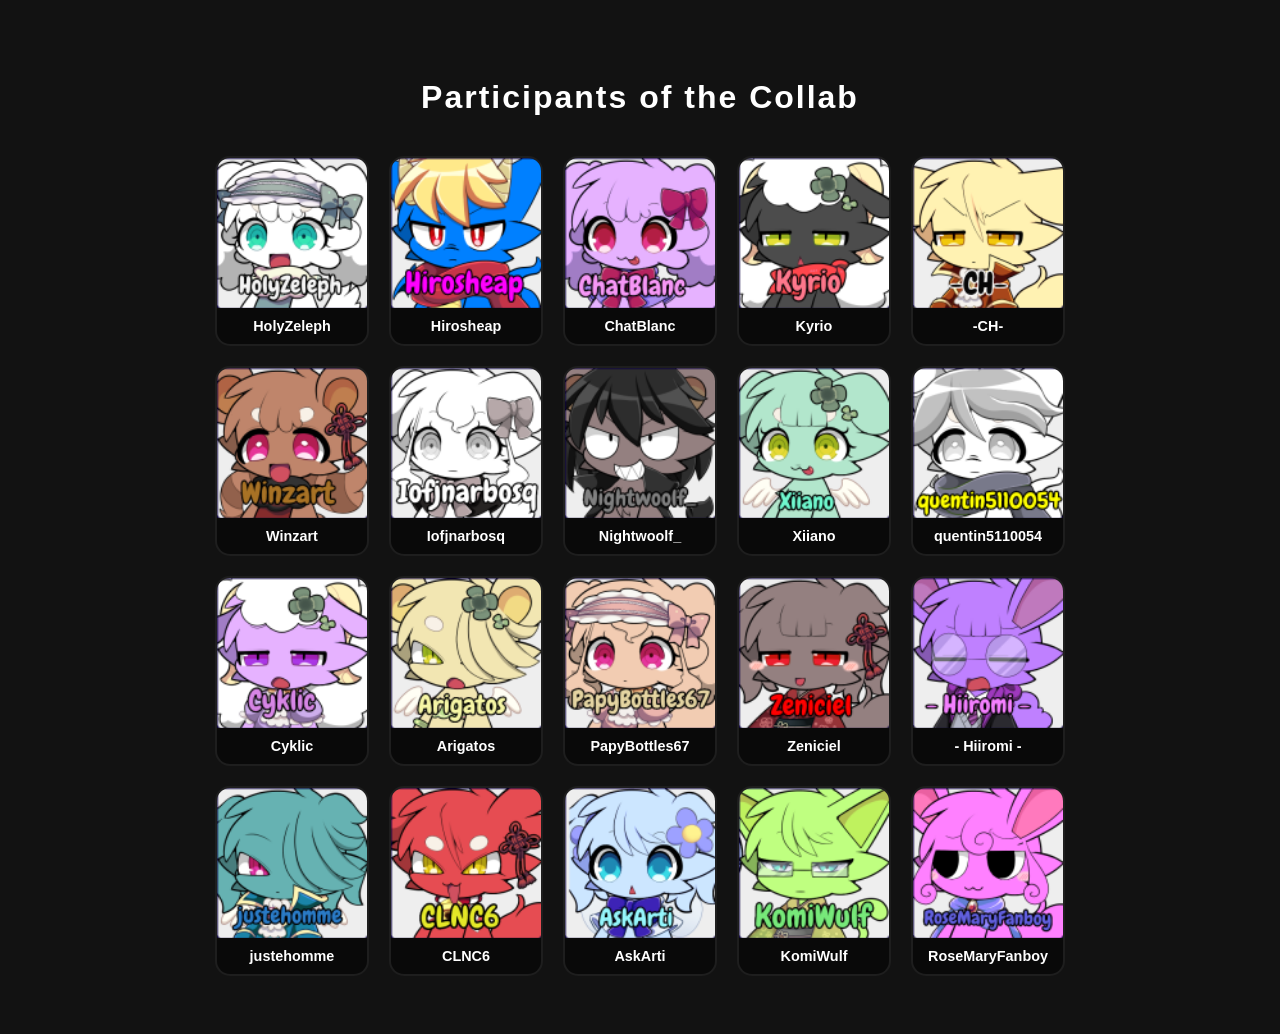
<file: osu/collabs/makemon_collab/index.html>
<!DOCTYPE html>
<html lang="en">

<head>
    <meta charset="UTF-8">
    <meta name="viewport" content="width=device-width, initial-scale=1.0">
    <title>Makemon Collab</title>
    <link rel="stylesheet" href="../style.css">
</head>

<body>

    <h1>Participants of the Collab</h1>

    <div class="collab-container">
        <a href="https://osu.ppy.sh/users/21320291" target="_blank" class="player-card">
            <img src="./participants/HolyZeleph.png" alt="HolyZeleph">
            <div class="player-info">
                <span>HolyZeleph</span>
            </div>
        </a>

        <a href="https://osu.ppy.sh/users/22172595" target="_blank" class="player-card">
            <img src="./participants/Hirosheap.png" alt="Hirosheap">
            <div class="player-info">
                <span>Hirosheap</span>
            </div>
        </a>

        <a href="https://osu.ppy.sh/users/14586276" target="_blank" class="player-card">
            <img src="./participants/ChatBlanc.png" alt="ChatBlanc">
            <div class="player-info">
                <span>ChatBlanc</span>
            </div>
        </a>

        <a href="https://osu.ppy.sh/users/10818654" target="_blank" class="player-card">
            <img src="./participants/Kyrio.png" alt="Kyrio">
            <div class="player-info">
                <span>Kyrio</span>
            </div>
        </a>

        <a href="https://osu.ppy.sh/users/18843373" target="_blank" class="player-card">
            <img src="./participants/-CH-.png" alt="-CH-">
            <div class="player-info">
                <span>-CH-</span>
            </div>
        </a>

        <a href="https://osu.ppy.sh/users/14301341" target="_blank" class="player-card">
            <img src="./participants/Winzart.png" alt="Winzart">
            <div class="player-info">
                <span>Winzart</span>
            </div>
        </a>

        <a href="https://osu.ppy.sh/users/6606746" target="_blank" class="player-card">
            <img src="./participants/Iofjnarbosq.png" alt="Iofjnarbosq">
            <div class="player-info">
                <span>Iofjnarbosq</span>
            </div>
        </a>

        <a href="https://osu.ppy.sh/users/17067266" target="_blank" class="player-card">
            <img src="./participants/Nightwoolf_.png" alt="Nightwoolf_">
            <div class="player-info">
                <span>Nightwoolf_</span>
            </div>
        </a>

        <a href="https://osu.ppy.sh/users/14656349" target="_blank" class="player-card">
            <img src="./participants/Xiiano.png" alt="Xiiano">
            <div class="player-info">
                <span>Xiiano</span>
            </div>
        </a>
        
        <a href="https://osu.ppy.sh/users/8756421" target="_blank" class="player-card">
            <img src="./participants/quentin5110054.png" alt="quentin5110054">
            <div class="player-info">
                <span>quentin5110054</span>
            </div>
        </a>

        <a href="https://osu.ppy.sh/users/13996206" target="_blank" class="player-card">
            <img src="./participants/Cyklic.png" alt="Cyklic">
            <div class="player-info">
                <span>Cyklic</span>
            </div>
        </a>

        <a href="https://osu.ppy.sh/users/6636293" target="_blank" class="player-card">
            <img src="./participants/Arigatos.png" alt="Arigatos">
            <div class="player-info">
                <span>Arigatos</span>
            </div>
        </a>

        <a href="https://osu.ppy.sh/users/24472391" target="_blank" class="player-card">
            <img src="./participants/PapyBottles67.png" alt="PapyBottles67">
            <div class="player-info">
                <span>PapyBottles67</span>
            </div>
        </a>

        <a href="https://osu.ppy.sh/users/17000897" target="_blank" class="player-card">
            <img src="./participants/Zeniciel.png" alt="Zeniciel">
            <div class="player-info">
                <span>Zeniciel</span>
            </div>
        </a>

        <a href="#" target="_blank" class="player-card">
            <img src="./participants/- Hiiromi -.png" alt="- Hiiromi -">
            <div class="player-info">
                <span>- Hiiromi -</span>
            </div>
        </a>

        <a href="https://osu.ppy.sh/users/17581180" target="_blank" class="player-card">
            <img src="./participants/justehomme.png" alt="justehomme">
            <div class="player-info">
                <span>justehomme</span>
            </div>
        </a>

        <a href="https://osu.ppy.sh/users/17683654" target="_blank" class="player-card">
            <img src="./participants/CLNC6.png" alt="CLNC6">
            <div class="player-info">
                <span>CLNC6</span>
            </div>
        </a>

        <a href="https://osu.ppy.sh/users/22942234" target="_blank" class="player-card">
            <img src="./participants/AskArti.png" alt="AskArti">
            <div class="player-info">
                <span>AskArti</span>
            </div>
        </a>

        <a href="https://osu.ppy.sh/users/23255955" target="_blank" class="player-card">
            <img src="./participants/KomiWulf.png" alt="KomiWulf">
            <div class="player-info">
                <span>KomiWulf</span>
            </div>
        </a>

        <a href="https://osu.ppy.sh/users/14647807" target="_blank" class="player-card">
            <img src="./participants/RoseMaryFanboy.png" alt="RoseMaryFanboy">
            <div class="player-info">
                <span>RoseMaryFanboy</span>
            </div>
        </a>
    </div>

</body>

</html>
</file>
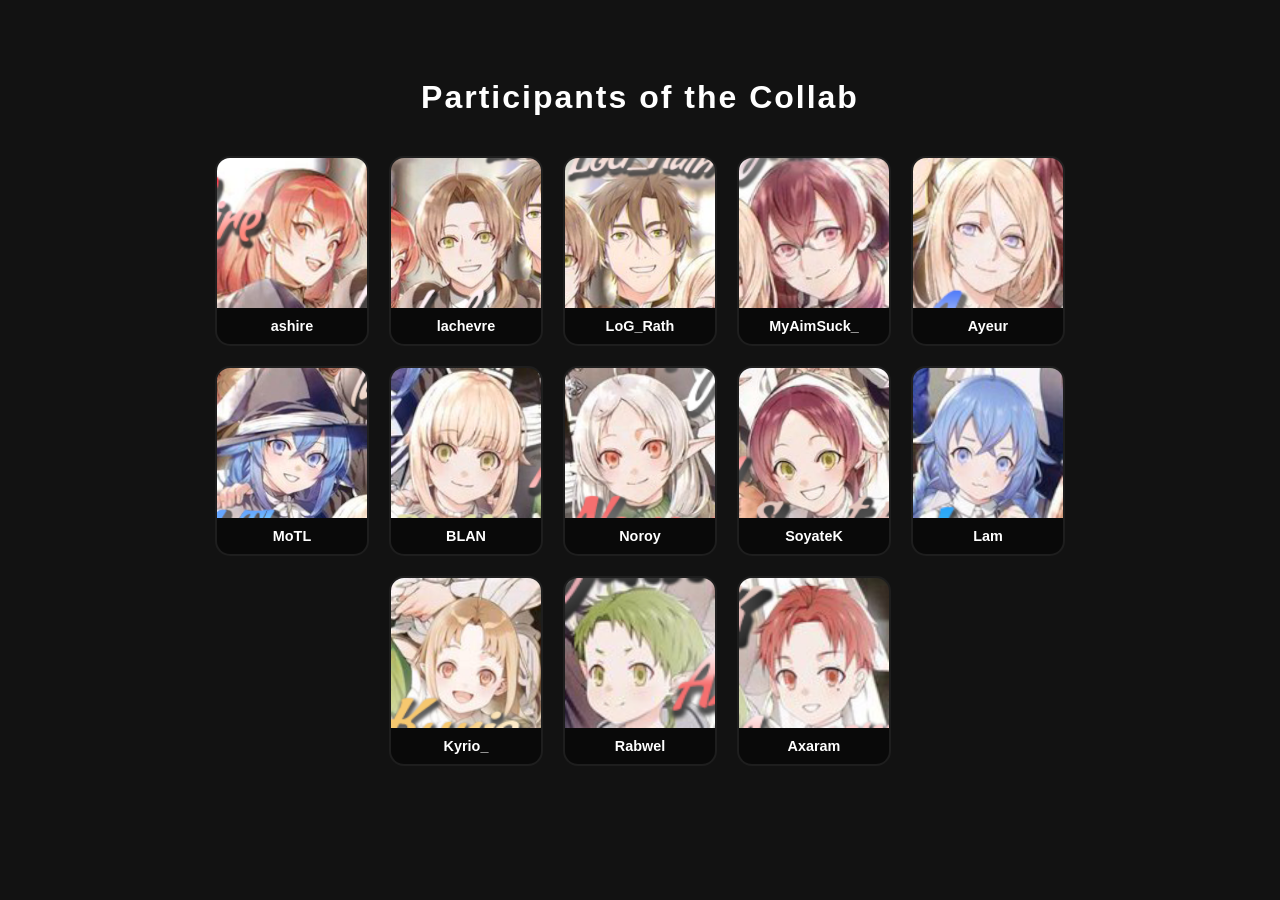
<file: osu/collabs/mushoku_tensei_collab/index.html>
<!DOCTYPE html>
<html lang="en">

<head>
    <meta charset="UTF-8">
    <meta name="viewport" content="width=device-width, initial-scale=1.0">
    <title>Mushoku tensei collab</title>
    <link rel="stylesheet" href="../style.css">
</head>

<body>

    <h1>Participants of the Collab</h1>

    <div class="collab-container">
        <a href="https://osu.ppy.sh/users/18926714" target="_blank" class="player-card">
            <img src="./participants/ashire.png" alt="ashire">
            <div class="player-info">
                <span>ashire</span>
            </div>
        </a>

        <a href="https://osu.ppy.sh/users/13682992" target="_blank" class="player-card">
            <img src="./participants/lachevre.png" alt="lachevre">
            <div class="player-info">
                <span>lachevre</span>
            </div>
        </a>

        <a href="https://osu.ppy.sh/users/15702633" target="_blank" class="player-card">
            <img src="./participants/LoG_Rath.png" alt="LoG_Rath">
            <div class="player-info">
                <span>LoG_Rath</span>
            </div>
        </a>

        <a href="https://osu.ppy.sh/users/10696665" target="_blank" class="player-card">
            <img src="./participants/MyAimSuck_.png" alt="MyAimSuck_">
            <div class="player-info">
                <span>MyAimSuck_</span>
            </div>
        </a>

        <a href="https://osu.ppy.sh/users/22116144" target="_blank" class="player-card">
            <img src="./participants/Ayeur.png" alt="Ayeur">
            <div class="player-info">
                <span>Ayeur</span>
            </div>
        </a>

        <a href="https://osu.ppy.sh/users/13590402" target="_blank" class="player-card">
            <img src="./participants/MoTL.png" alt="MoTL">
            <div class="player-info">
                <span>MoTL</span>
            </div>
        </a>

        <a href="https://osu.ppy.sh/users/15431987" target="_blank" class="player-card">
            <img src="./participants/BLAN.png" alt="BLAN">
            <div class="player-info">
                <span>BLAN</span>
            </div>
        </a>

        <a href="https://osu.ppy.sh/users/13979952" target="_blank" class="player-card">
            <img src="./participants/Noroy.png" alt="Noroy">
            <div class="player-info">
                <span>Noroy</span>
            </div>
        </a>

        <a href="https://osu.ppy.sh/users/1331470" target="_blank" class="player-card">
            <img src="./participants/SoyateK.png" alt="SoyateK">
            <div class="player-info">
                <span>SoyateK</span>
            </div>
        </a>

        <a href="https://osu.ppy.sh/users/12576087" target="_blank" class="player-card">
            <img src="./participants/Lam.png" alt="Lam">
            <div class="player-info">
                <span>Lam</span>
            </div>
        </a>

        <a href="https://osu.ppy.sh/users/10818654" target="_blank" class="player-card">
            <img src="./participants/Kyrio_.png" alt="Kyrio_">
            <div class="player-info">
                <span>Kyrio_</span>
            </div>
        </a>

        <a href="https://osu.ppy.sh/users/11704464" target="_blank" class="player-card">
            <img src="./participants/Rabwel.png" alt="Rabwel">
            <div class="player-info">
                <span>Rabwel</span>
            </div>
        </a>

        <a href="https://osu.ppy.sh/users/23356128" target="_blank" class="player-card">
            <img src="./participants/Axaram.png" alt="Axaram">
            <div class="player-info">
                <span>Axaram</span>
            </div>
        </a>
    </div>

</body>

</html>
</file>
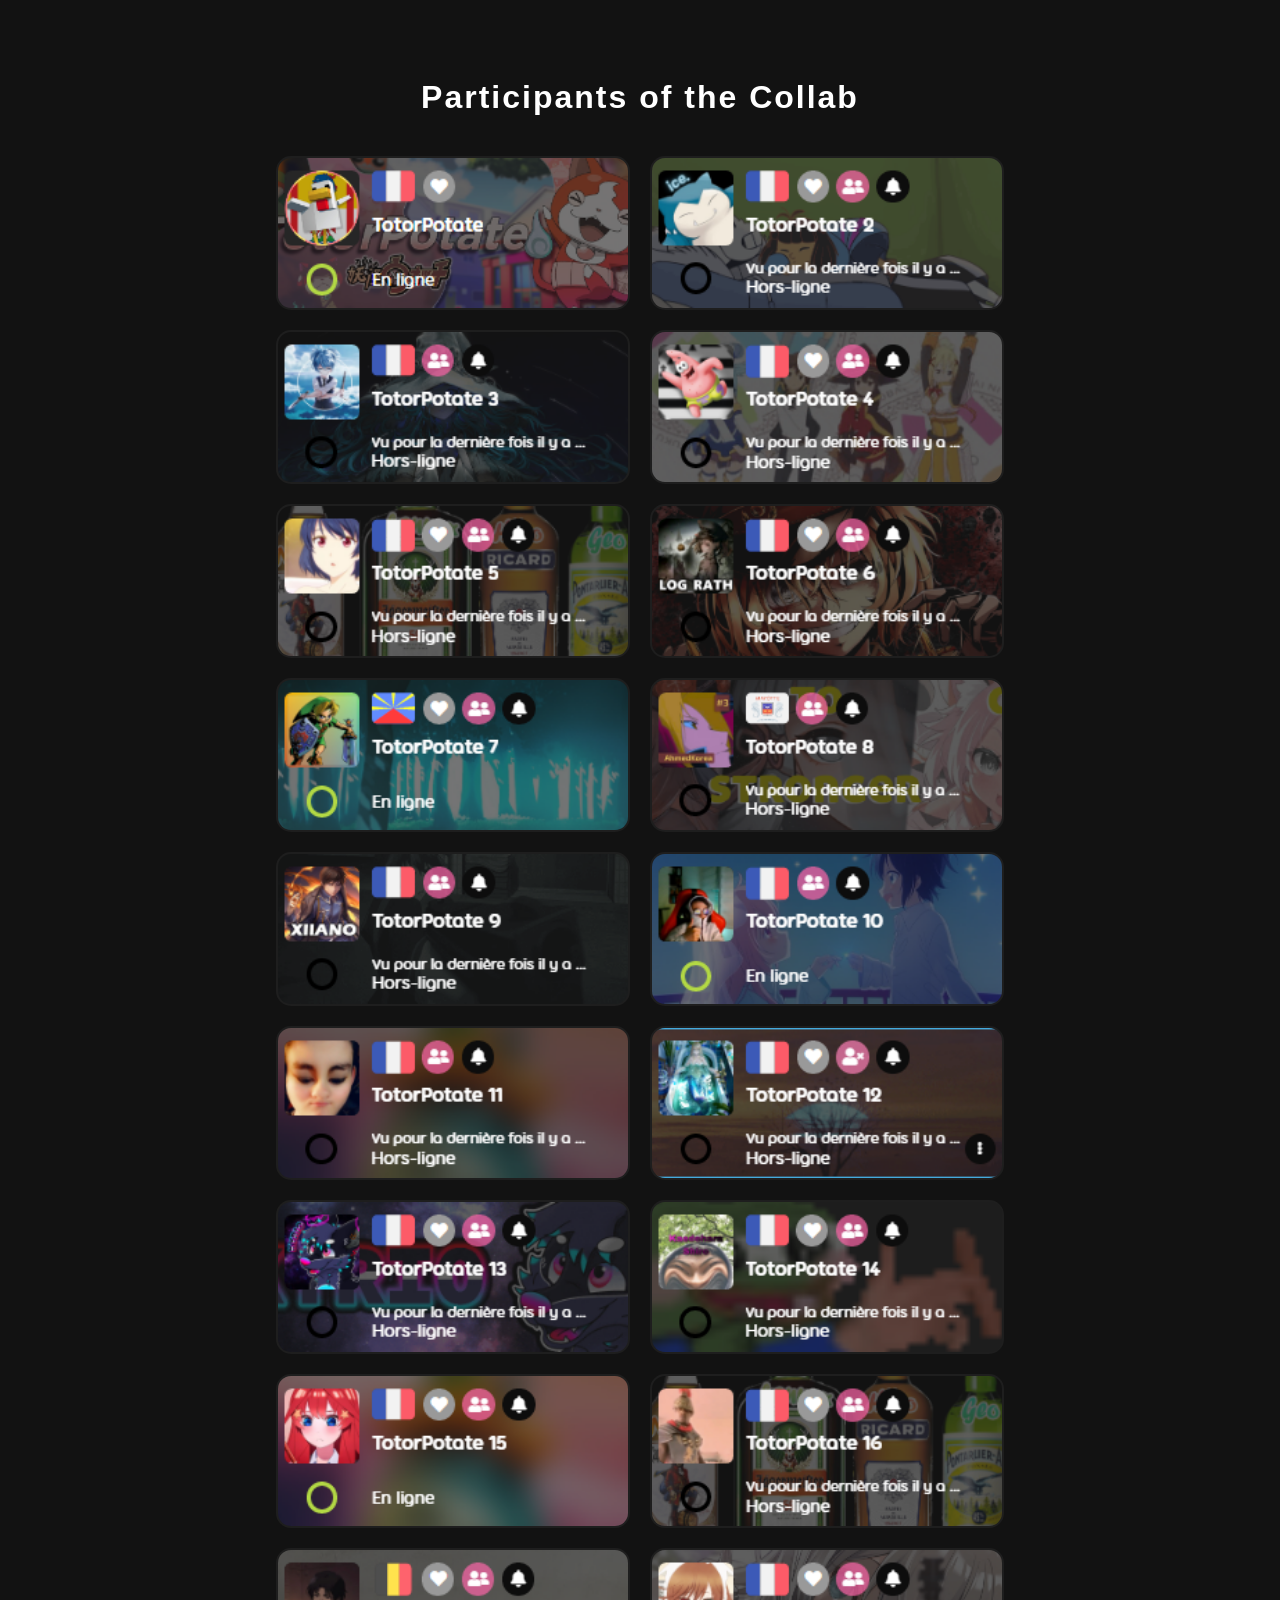
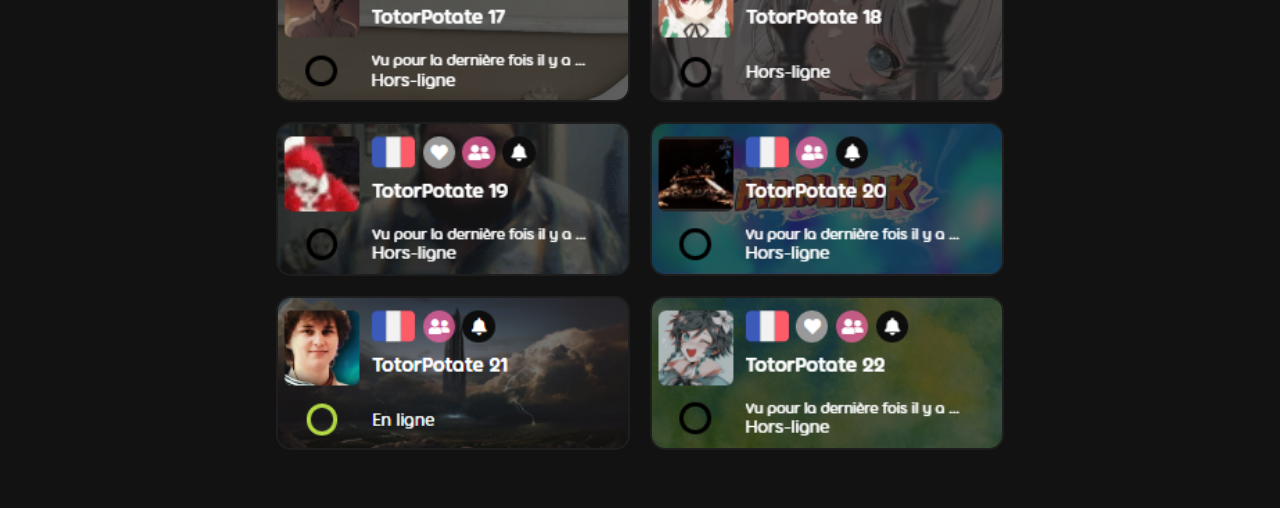
<file: osu/collabs/totorpotate_pseudo_collab/index.html>
<!DOCTYPE html>
<html lang="en">

<head>
    <meta charset="UTF-8">
    <meta name="viewport" content="width=device-width, initial-scale=1.0">
    <title>TotorPotate Pseudo Collab</title>
    <link rel="stylesheet" href="../style.css">
</head>

<body>

    <h1>Participants of the Collab</h1>

    <div class="collab-container">
        <a href="https://osu.ppy.sh/users/18323396" target="_blank" class="player-card" style="width: 350px;">
            <img src="./participants/TotorPotate.png" alt="TotorPotate">
        </a>

        <a href="https://osu.ppy.sh/users/10325072" target="_blank" class="player-card" style="width: 350px;">
            <img src="./participants/TotorPotate 2.png" alt="TotorPotate 2">
        </a>

        <a href="https://osu.ppy.sh/users/11578368" target="_blank" class="player-card" style="width: 350px;">
            <img src="./participants/TotorPotate 3.png" alt="TotorPotate 3">
        </a>

        <a href="https://osu.ppy.sh/users/13928004" target="_blank" class="player-card" style="width: 350px;">
            <img src="./participants/TotorPotate 4.png" alt="TotorPotate 4">
        </a>

        <a href="https://osu.ppy.sh/users/31269303" target="_blank" class="player-card" style="width: 350px;">
            <img src="./participants/TotorPotate 5.png" alt="TotorPotate 5">
        </a>

        <a href="https://osu.ppy.sh/users/15702633" target="_blank" class="player-card" style="width: 350px;">
            <img src="./participants/TotorPotate 6.png" alt="TotorPotate 6">
        </a>
        
        <a href="#" target="_blank" class="player-card" style="width: 350px;">
            <img src="./participants/TotorPotate 7.png" alt="TotorPotate 7">
        </a>

        <a href="#" target="_blank" class="player-card" style="width: 350px;">
            <img src="./participants/TotorPotate 8.png" alt="TotorPotate 8">
        </a>

        <a href="#" target="_blank" class="player-card" style="width: 350px;">
            <img src="./participants/TotorPotate 9.png" alt="TotorPotate 9">
        </a>

        <a href="#" target="_blank" class="player-card" style="width: 350px;">
            <img src="./participants/TotorPotate 10.png" alt="TotorPotate 10">
        </a>

        <a href="https://osu.ppy.sh/users/23456231" target="_blank" class="player-card" style="width: 350px;">
            <img src="./participants/TotorPotate 11.png" alt="TotorPotate 11">
        </a>

        <a href="https://osu.ppy.sh/users/9917389" target="_blank" class="player-card" style="width: 350px;">
            <img src="./participants/TotorPotate 12.png" alt="TotorPotate 12">
        </a>

        <a href="https://osu.ppy.sh/users/10818654" target="_blank" class="player-card" style="width: 350px;">
            <img src="./participants/TotorPotate 13.png" alt="TotorPotate 13">
        </a>

        <a href="#" target="_blank" class="player-card" style="width: 350px;">
            <img src="./participants/TotorPotate 14.png" alt="TotorPotate 14">
        </a>

        <a href="https://osu.ppy.sh/users/26547026" target="_blank" class="player-card" style="width: 350px;">
            <img src="./participants/TotorPotate 15.png" alt="TotorPotate 15">
        </a>

        <a href="https://osu.ppy.sh/users/24051048" target="_blank" class="player-card" style="width: 350px;">
            <img src="./participants/TotorPotate 16.png" alt="TotorPotate 16">
        </a>

        <a href="#" target="_blank" class="player-card" style="width: 350px;">
            <img src="./participants/TotorPotate 17.png" alt="TotorPotate 17">
        </a>

        <a href="#" target="_blank" class="player-card" style="width: 350px;">
            <img src="./participants/TotorPotate 18.png" alt="TotorPotate 18">
        </a>

        <a href="https://osu.ppy.sh/users/8747500" target="_blank" class="player-card" style="width: 350px;">
            <img src="./participants/TotorPotate 19.png" alt="TotorPotate 19">
        </a>

        <a href="#" target="_blank" class="player-card" style="width: 350px;">
            <img src="./participants/TotorPotate 20.png" alt="TotorPotate 20">
        </a>

        <a href="#" target="_blank" class="player-card" style="width: 350px;">
            <img src="./participants/TotorPotate 21.png" alt="TotorPotate 21">
        </a>
        
        <a href="https://osu.ppy.sh/users/27160450" target="_blank" class="player-card" style="width: 350px;">
            <img src="./participants/TotorPotate 22.png" alt="TotorPotate 22">
        </a>
    </div>

</body>

</html>
</file>
<file: styles.css>
body {
    margin: 0;
    padding: 0;
    background-color: #f0e68c;
    overflow: hidden;
    height: 100vh;
    display: flex;
    justify-content: center;
    align-items: center;
    font-family: 'Segoe UI', Tahoma, Geneva, Verdana, sans-serif;
}

.animated-title {
    font-size: 5rem;
    font-weight: 900;
    text-align: center;
    margin: 0;
    z-index: 5;
    background: linear-gradient(90deg, #ff6b6b, #feca57, #ff6b6b);
    color: transparent;
    background-clip: text;
    background-size: 500% 500%;
    -webkit-background-clip: text;
    animation:
        float 4s ease-in-out infinite,
        colorGradient 6s ease infinite;
}


@keyframes float {

    0%,
    100% {
        transform: translateY(0) scale(1);
        filter: drop-shadow(0 0 10px rgba(255, 255, 255, 0.1));
    }

    50% {
        transform: translateY(-20px) scale(1.05);
        filter: drop-shadow(0 0 25px rgba(255, 255, 255, 0.4));
    }
}

@keyframes colorGradient {
    0% {
        background-position: 0% 50%;
    }

    50% {
        background-position: 100% 50%;
    }

    100% {
        background-position: 0% 50%;
    }
}

.rain-image {
    position: absolute;
    top: -100px;
    z-index: 10;
    animation: drop linear forwards;
    pointer-events: none;
}

@keyframes drop {
    0% {
        transform: translateY(0) rotate(0deg);
        opacity: 1;
    }

    100% {
        transform: translateY(110vh) rotate(360deg);
        opacity: 0;
    }
}
</file>
<file: kyrios_extra_mix/style.css>
:root {
    --bg-dark: #09090b;
    --text-main: #fafafa;
    --text-muted: #a1a1aa;
    --ytmusic: #ff0000;
    --spotify: #1db954;
    --tidal: #000000;
    --soundcloud: #ff5500;
    --glass-bg: rgba(255, 255, 255, 0.03);
    --glass-border: rgba(255, 255, 255, 0.08);
    --glass-blur: blur(12px);
}

* {
    box-sizing: border-box;
    margin: 0;
    padding: 0;
}

body {
    font-family: 'Poppins', sans-serif;
    background-color: var(--bg-dark);
    color: var(--text-main);
    overflow-x: hidden;
    min-height: 100vh;
    padding-bottom: 50px;
}

.background-animation {
    position: fixed;
    top: 0;
    left: 0;
    width: 100%;
    height: 100%;
    z-index: -1;
    filter: blur(80px);
    opacity: 0.4;
}

.shape {
    position: absolute;
    border-radius: 50%;
    animation: moveShapes 20s infinite alternate ease-in-out;
}

.shape1 {
    width: 400px;
    height: 400px;
    background: rgba(255, 85, 0, 0.2);
    top: -100px;
    left: -100px;
    animation-delay: 0s;
}

.shape2 {
    width: 350px;
    height: 350px;
    background: rgba(29, 185, 84, 0.2);
    bottom: -50px;
    right: -50px;
    animation-delay: -5s;
}

.shape3 {
    width: 300px;
    height: 300px;
    background: rgba(255, 0, 0, 0.15);
    top: 50%;
    left: 50%;
    animation-delay: -10s;
}

@keyframes moveShapes {
    0% {
        transform: translate(0, 0) scale(1);
    }

    100% {
        transform: translate(50px, 50px) scale(1.1);
    }
}

.container {
    max-width: 1100px;
    margin: 0 auto;
    padding: 0 20px;
}

@keyframes fadeInUp {
    from {
        opacity: 0;
        transform: translateY(20px);
    }

    to {
        opacity: 1;
        transform: translateY(0);
    }
}

header {
    text-align: center;
    padding: 60px 0 40px;
    animation: fadeInUp 0.8s ease-out;
}

.profile-avatar {
    width: 100px;
    height: 100px;
    border-radius: 50%;
    background: linear-gradient(45deg, #570987, #7D0DC3);
    margin: 0 auto 20px;
    display: flex;
    align-items: center;
    justify-content: center;
    font-size: 2.5rem;
    font-weight: 700;
    color: #fff;
    box-shadow: 0 10px 30px rgba(0, 0, 0, 0.3);
}

h1 {
    font-size: 3rem;
    font-weight: 700;
    letter-spacing: -1px;
    margin-bottom: 10px;
}

.subtitle {
    font-size: 1.1rem;
    color: var(--text-muted);
    font-weight: 300;
    max-width: 600px;
    margin: 0 auto 40px;
}

.filters {
    display: flex;
    justify-content: center;
    flex-wrap: wrap;
    gap: 10px;
    margin-bottom: 50px;
    animation: fadeInUp 0.8s ease-out 0.2s;
    animation-fill-mode: both;
}

.filter-btn {
    background: var(--glass-bg);
    border: 1px solid var(--glass-border);
    color: var(--text-main);
    backdrop-filter: var(--glass-blur);
    padding: 12px 24px;
    border-radius: 30px;
    font-family: 'Poppins', sans-serif;
    font-weight: 500;
    cursor: pointer;
    transition: all 0.3s ease;
}

.filter-btn:hover {
    border-color: rgba(255, 255, 255, 0.3);
    transform: translateY(-2px);
}

.filter-btn.active {
    background: var(--text-main);
    color: var(--bg-dark);
    box-shadow: 0 5px 15px rgba(255, 255, 255, 0.2);
}

.playlist-grid {
    display: grid;
    grid-template-columns: repeat(auto-fit, minmax(300px, 1fr));
    gap: 25px;
    animation: fadeInUp 0.8s ease-out 0.4s;
    animation-fill-mode: both;
}

.card {
    background: var(--glass-bg);
    border: 1px solid var(--glass-border);
    border-radius: 20px;
    padding: 30px;
    text-decoration: none;
    color: var(--text-main);
    backdrop-filter: var(--glass-blur);
    display: flex;
    flex-direction: column;
    transition: all 0.4s cubic-bezier(0.175, 0.885, 0.32, 1.275);
    position: relative;
    overflow: hidden;
}

.card::before {
    content: '';
    position: absolute;
    top: 0;
    left: 0;
    width: 100%;
    height: 100%;
    background: radial-gradient(circle at center, var(--platform-color, #fff) 0%, transparent 70%);
    opacity: 0;
    transition: opacity 0.4s ease;
    z-index: -1;
}

.card:hover {
    transform: translateY(-10px) scale(1.02);
    border-color: rgba(255, 255, 255, 0.2);
    box-shadow: 0 20px 40px rgba(0, 0, 0, 0.4);
}

.card:hover::before {
    opacity: 0.1;
}

.card-header {
    display: flex;
    align-items: center;
    justify-content: space-between;
    margin-bottom: 20px;
}

.platform-icon {
    width: 28px;
    height: 28px;
    display: flex;
    align-items: center;
    justify-content: center;
}

.platform-icon svg {
    width: 100%;
    height: 100%;
    fill: currentColor;
}

.track-count {
    font-size: 0.8rem;
    color: var(--text-muted);
    background: rgba(255, 255, 255, 0.05);
    padding: 5px 10px;
    border-radius: 10px;
}

h3 {
    font-size: 1.6rem;
    font-weight: 600;
    margin-bottom: 10px;
    line-height: 1.2;
}

.genre-tags {
    display: flex;
    flex-wrap: wrap;
    gap: 8px;
    margin-bottom: auto;
}

.tag {
    font-size: 0.75rem;
    color: var(--text-muted);
    border: 1px solid var(--glass-border);
    padding: 4px 10px;
    border-radius: 20px;
}

.action-btn {
    margin-top: 25px;
    background: rgba(255, 255, 255, 0.1);
    color: var(--text-main);
    text-align: center;
    padding: 12px;
    border-radius: 12px;
    font-weight: 600;
    font-size: 0.9rem;
    transition: all 0.3s ease;
}

.card[data-platform="ytmusic"] {
    --platform-color: var(--ytmusic);
    color: var(--ytmusic);
}

.card[data-platform="spotify"] {
    --platform-color: var(--spotify);
    color: var(--spotify);
}

.card[data-platform="tidal"] {
    --platform-color: #fff;
    color: #fff;
}

.card[data-platform="soundcloud"] {
    --platform-color: var(--soundcloud);
    color: var(--soundcloud);
}

.card:hover[data-platform="ytmusic"] .action-btn {
    background: var(--ytmusic);
    color: #fff;
}

.card:hover[data-platform="spotify"] .action-btn {
    background: var(--spotify);
    color: #000;
}

.card:hover[data-platform="tidal"] .action-btn {
    background: #fff;
    color: #000;
}

.card:hover[data-platform="soundcloud"] .action-btn {
    background: var(--soundcloud);
    color: #fff;
}

@media (max-width: 600px) {
    h1 {
        font-size: 2.2rem;
    }

    .profile-avatar {
        width: 80px;
        height: 80px;
        font-size: 2rem;
    }

    .playlist-grid {
        grid-template-columns: 1fr;
    }
}
</file>
<file: steam_review_creator/style.css>
body {
    font-family: 'Segoe UI', Tahoma, Geneva, Verdana, sans-serif;
    background-color: #121212;
    color: #e0e0e0;
    line-height: 1.6;
    padding: 20px;
}

.container {
    max-width: 800px;
    margin: 0 auto;
    background: #1e1e1e;
    padding: 30px;
    border-radius: 8px;
    box-shadow: 0 8px 15px rgba(0, 0, 0, 0.5);
}

h1 {
    text-align: center;
    color: #ffffff;
    margin-bottom: 5px;
}

.subtitle {
    text-align: center;
    color: #a0a0a0;
    margin-bottom: 30px;
}

.category {
    margin-bottom: 20px;
    padding: 15px;
    background: #2a2a2a;
    border-left: 4px solid #3498db;
    border-radius: 4px;
}

.category h3 {
    margin-top: 0;
    color: #64b5f6;
}

.btn-group {
    display: flex;
    gap: 10px;
    margin-top: 25px;
}

button {
    padding: 12px 20px;
    font-size: 16px;
    font-weight: bold;
    border: none;
    border-radius: 5px;
    cursor: pointer;
    transition: background 0.3s, transform 0.1s;
}

button:active {
    transform: scale(0.98);
}

.btn-generate {
    background-color: #1976d2;
    color: white;
    flex: 1;
}

.btn-generate:hover {
    background-color: #1565c0;
}

.btn-copy {
    background-color: #2e7d32;
    color: white;
}

.btn-copy:hover {
    background-color: #1b5e20;
}

textarea {
    width: 100%;
    height: 150px;
    margin-top: 20px;
    padding: 15px;
    background-color: #2a2a2a;
    color: #ffffff;
    border: 1px solid #444;
    border-radius: 5px;
    font-family: inherit;
    font-size: 15px;
    resize: vertical;
    box-sizing: border-box;
}

textarea:focus {
    outline: none;
    border-color: #3498db;
}

textarea::placeholder {
    color: #777;
}

.input-group label {
    display: block;
    margin-bottom: 10px;
    cursor: pointer;
    transition: color 0.2s;
}

.input-group label:hover {
    color: #ffffff;
}

input[type="radio"],
input[type="checkbox"] {
    margin-right: 10px;
    transform: scale(1.2);
    cursor: pointer;
    accent-color: #3498db;
}

.category-header {
    display: flex;
    justify-content: space-between;
    align-items: center;
    border-bottom: 1px solid #ddd;
    margin-bottom: 10px;
}

.ignore-label {
    font-size: 0.8em;
    cursor: pointer;
    color: #888;
}

.ignore-label:hover {
    color: #ff4444;
}
</file>
<file: osu/classement_par_région/style.css>
:root {
    --bg-dark: #111111;
    --bg-panel: #222222;
    --bg-header: rgba(30, 30, 30, 0.9);
    --accent: #ff66aa;
    --accent-glow: rgba(255, 102, 170, 0.4);
    --text-main: #ffffff;
    --text-muted: #aaaaaa;
    --rank-gold: #ffcc22;
    --rank-silver: #dbe4eb;
    --rank-bronze: #e08e64;
}

body {
    font-family: 'Rubik', sans-serif;
    background-color: var(--bg-dark);
    background-image:
        linear-gradient(45deg, #1a1a1a 25%, transparent 25%, transparent 75%, #1a1a1a 75%, #1a1a1a),
        linear-gradient(45deg, #1a1a1a 25%, transparent 25%, transparent 75%, #1a1a1a 75%, #1a1a1a);
    background-size: 60px 60px;
    background-position: 0 0, 30px 30px;
    color: var(--text-main);
    margin: 0;
    display: flex;
    flex-direction: column;
    min-height: 100vh;
    overflow-x: hidden;

}

header {
    background-color: var(--bg-header);
    backdrop-filter: blur(10px);
    -webkit-backdrop-filter: blur(10px);
    height: 70px;
    padding: 0 2rem;
    display: flex;
    justify-content: space-between;
    align-items: center;
    position: sticky;
    top: 0;
    z-index: 100;
    border-bottom: 1px solid rgba(255, 255, 255, 0.05);
    box-shadow: 0 4px 15px rgba(0, 0, 0, 0.3);
}

.logo {
    font-weight: 800;
    font-size: 1.4rem;
    text-transform: uppercase;
    letter-spacing: 1px;
    color: #ffffff;
    text-shadow:
        0 0 10px rgba(255, 102, 170, 0.7),
        0 0 20px rgba(255, 102, 170, 0.3);
    display: flex;
    align-items: center;
    gap: 12px;
    cursor: default;
    transition: transform 0.3s ease;
}

.logo::before {
    content: "";
    display: block;
    width: 32px;
    height: 32px;
    background-image: url('https://upload.wikimedia.org/wikipedia/commons/thumb/1/1e/Osu%21_Logo_2016.svg/langfr-250px-Osu%21_Logo_2016.svg.png');
    background-size: contain;
    background-repeat: no-repeat;
    background-position: center;
    filter: drop-shadow(0 0 5px rgba(255, 102, 170, 0.8));
    transition: transform 0.4s cubic-bezier(0.175, 0.885, 0.32, 1.275);
}

.logo:hover {
    transform: translateX(5px);
}

.logo:hover::before {
    transform: scale(1.2) rotate(15deg);
}

nav {
    display: flex;
    gap: 15px;
}

nav button,
nav select {
    background: rgba(0, 0, 0, 0.3);
    border: 1px solid rgba(255, 255, 255, 0.1);
    color: white;
    padding: 10px 20px;
    border-radius: 6px;
    font-family: inherit;
    cursor: pointer;
    transition: all 0.2s;
}

nav button:hover,
nav select:hover {
    background: var(--accent);
    border-color: var(--accent);
    box-shadow: 0 0 10px var(--accent-glow);
}

main {
    flex: 1;
    padding: 2rem;
    max-width: 95vw;
    margin: 0 aFuto;
    width: 100%;
    box-sizing: border-box;
}

.hidden {
    display: none !important;
}

.cards {
    display: grid;
    grid-template-columns: repeat(auto-fit, minmax(300px, 1fr));
    gap: 20px;
    margin-top: 3rem;
}

.card {
    background: var(--bg-panel);
    border-radius: 12px;
    padding: 30px;
    min-height: 180px;
    border-left: 4px solid var(--accent);
    box-shadow: 0 10px 20px rgba(0, 0, 0, 0.2);
    transition: transform 0.2s;
    display: flex;
    flex-direction: column;
    justify-content: center;
}

.card:hover {
    transform: translateY(-5px);
    background: #2a2a2a;
}

.card h3 {
    color: var(--accent);
    margin-top: 0;
    font-size: 1.5rem;
}

.controls {
    margin-bottom: 20px;
    display: flex;
    justify-content: flex-end;
}

#search-input {
    background: rgba(0, 0, 0, 0.3);
    border: 1px solid rgba(255, 255, 255, 0.1);
    color: white;
    padding: 12px 20px;
    border-radius: 50px;
    width: 300px;
    outline: none;
    transition: 0.3s;
    font-size: 1rem;
}

#search-input:focus {
    border-color: var(--accent);
    box-shadow: 0 0 15px var(--accent-glow);
    background: rgba(0, 0, 0, 0.6);
}

.table-container {
    background: #181818;
    border-radius: 12px;
    overflow: hidden;
    box-shadow: 0 10px 30px rgba(0, 0, 0, 0.5);
}

table {
    width: 100%;
    border-collapse: collapse;
    table-layout: fixed;
}

thead th {
    background: #222;
    color: var(--text-muted);
    font-weight: 600;
    text-transform: uppercase;
    font-size: 0.8rem;
    padding: 15px 10px;
    text-align: left;
    border-bottom: 2px solid #333;
    position: sticky;
    top: 0;
    z-index: 10;
}

thead th:hover {
    color: var(--accent);
    cursor: pointer;
    background: #2a2a2a;
}

tbody tr {
    height: 70px;
    background-color: var(--bg-panel);
    border-bottom: 1px solid #2a2a2a;
    background-position: center center;
    background-size: cover;
    background-repeat: no-repeat;
    transition: background-color 0.1s, transform 0.1s;
}

tbody tr:hover {
    background-color: #333;
    border-left: 3px solid var(--accent);
}

td {
    padding: 0 10px;
    color: #eee;
    font-size: 0.95rem;
    vertical-align: middle;
    white-space: nowrap;
    overflow: hidden;
    text-overflow: ellipsis;
}

td:first-child {
    text-align: center;
    font-weight: bold;
    color: #666;
    font-size: 1.1rem;
}

tr:nth-child(1) td:first-child {
    color: var(--rank-gold);
    text-shadow: 0 0 10px rgba(255, 204, 34, 0.4);
}

tr:nth-child(2) td:first-child {
    color: var(--rank-silver);
    text-shadow: 0 0 10px rgba(255, 255, 255, 0.4);
}

tr:nth-child(3) td:first-child {
    color: var(--rank-bronze);
    text-shadow: 0 0 10px rgba(224, 142, 100, 0.4);
}

.player-info {
    display: flex;
    align-items: center;
    gap: 12px;
    height: 100%;
    overflow: hidden;
}

.avatar {
    width: 46px;
    height: 46px;
    border-radius: 8px;
    object-fit: cover;
    box-shadow: 0 2px 5px rgba(0, 0, 0, 0.5);
    background: #333;
}

.player-link {
    font-weight: 700;
    color: white;
    text-decoration: none;
    font-size: 1rem;
    transition: color 0.2s;
    word-break: break-word;
    display: inline-block;
}

.player-link:hover {
    color: var(--accent);
}

.supporter-icon {
    width: 14px;
    height: 14px;
    fill: var(--accent);
    margin-left: 6px;
    filter: drop-shadow(0 0 5px var(--accent));
}

.team-flag {
    width: 36px;
    height: auto;
    border-radius: 3px;
    box-shadow: 0 2px 4px rgba(0, 0, 0, 0.5);
}

.team-info {
    display: flex;
    align-items: center;
    gap: 8px;
}

.playstyle-container {
    display: flex;
    justify-content: center;
    gap: 4px;
}

.style-icon {
    width: 20px;
    height: 20px;
    fill: white;
    opacity: 0.9;
    transition: all 0.2s;
    filter: drop-shadow(0 1px 2px rgba(0, 0, 0, 0.5));
}

.playstyle-icon-box:hover .style-icon {
    opacity: 1;
    transform: scale(1.2);
    filter: drop-shadow(0 0 5px rgba(255, 255, 255, 0.6));
}

.pie-chart-container {
    display: flex;
    justify-content: center;
    align-items: center;
    width: 100%;
    height: 100%;
}

.pie-chart {
    width: 22px;
    height: 22px;
    border-radius: 50%;
    border: 2px solid rgba(255, 255, 255, 0.1);
}

th:nth-child(1),
td:nth-child(1) {
    width: 2.5%;
}

th:nth-child(2),
td:nth-child(2) {
    width: 15%;
    white-space: normal !important;
    line-height: 1.2;
}

th:nth-child(3),
td:nth-child(3) {
    width: 7.5%;
    white-space: normal !important;
    line-height: 1.2;
}

th:nth-child(4),
td:nth-child(4) {
    width: 5%;
    text-align: center;
}

th:nth-child(5),
td:nth-child(5) {
    width: 5%;
}

th:nth-child(6),
td:nth-child(6) {
    width: 5%;
}

th:nth-child(7),
td:nth-child(7) {
    width: 6%;
    color: var(--accent);
    font-weight: bold;
}

th:nth-child(8),
td:nth-child(8) {
    width: 5%;
}

th:nth-child(9),
td:nth-child(9) {
    width: 4%;
}

th:nth-child(10),
td:nth-child(10) {
    width: 5%;
}

th:nth-child(11),
td:nth-child(11) {
    width: 5%;
}

th:nth-child(12),
td:nth-child(12),
th:nth-child(13),
td:nth-child(13) {
    width: 7.5%;
    font-size: 0.85rem;
    color: white;
    opacity: 0.9;
}

th:nth-child(14),
td:nth-child(14) {
    width: 2.5%;
}

#global-tooltip {
    position: fixed;
    z-index: 999999 !important;
    display: none;
    background: rgba(20, 20, 25, 0.95);
    backdrop-filter: blur(8px);
    border: 1px solid rgba(255, 255, 255, 0.15);
    border-left: 3px solid var(--accent);
    box-shadow: 0 10px 40px rgba(0, 0, 0, 0.7);
    color: white;
    padding: 10px 15px;
    border-radius: 6px;
    font-size: 0.85rem;
    pointer-events: none;
    white-space: nowrap;
}

#global-tooltip .legend-dot {
    display: inline-block;
    width: 8px;
    height: 8px;
    border-radius: 50%;
    margin-right: 8px;
}

footer {
    text-align: center;
    padding: 40px 20px 30px;
    margin-top: auto;
    background: linear-gradient(to bottom, transparent, rgba(0, 0, 0, 0.8));
    border-top: 1px solid rgba(255, 255, 255, 0.03);
    color: var(--text-muted);
    font-size: 0.85rem;
    font-weight: 500;
    letter-spacing: 0.5px;
    position: relative;
    z-index: 10;
}

footer p {
    margin: 0;
    opacity: 0.5;
    transition: all 0.3s cubic-bezier(0.25, 0.8, 0.25, 1);
}

footer:hover p {
    opacity: 1;
    transform: translateY(-2px);
    text-shadow: 0 0 15px rgba(255, 102, 170, 0.4);
}

.heart {
    display: inline-block;
    animation: heartbeat 1.5s infinite;
}

@keyframes heartbeat {
    0% {
        transform: scale(1);
    }

    15% {
        transform: scale(1.3);
    }

    30% {
        transform: scale(1);
    }

    45% {
        transform: scale(1.3);
    }

    100% {
        transform: scale(1);
    }
}

.team-name {
    word-break: break-word;
    font-size: 0.85rem;
    display: -webkit-box;
    line-clamp: 2;
    -webkit-box-orient: vertical;
    overflow: hidden;
}

.name-container {
    display: flex;
    flex-wrap: wrap;
    align-items: center;
    min-width: 0;
}

.update-badge {
    display: inline-flex;
    align-items: center;
    gap: 8px;
    background-color: rgba(255, 255, 255, 0.05);
    border: 1px solid rgba(255, 255, 255, 0.1);
    border-radius: 50px;
    padding: 6px 16px;
    color: var(--text-muted);
    font-size: 0.85rem;
    font-weight: 500;
    margin-bottom: 20px;
    opacity: 0;
    transition: opacity 0.5s ease;
}

.update-badge b {
    color: var(--accent);
    font-weight: 600;
}

.update-icon {
    font-size: 1rem;
    filter: grayscale(1);
}

.update-badge:hover {
    background-color: rgba(255, 255, 255, 0.1);
    border-color: rgba(255, 255, 255, 0.2);
    cursor: help;
}
</file>
<file: osu/collabs/style.css>
:root {
    --bg-color: #121212;
    --card-bg: #1e1e1e;
    --accent-color: #ff66aa;
    --text-color: #ffffff;
}

body {
    background-color: var(--bg-color);
    color: var(--text-color);
    font-family: 'Segoe UI', Tahoma, Geneva, Verdana, sans-serif;
    display: flex;
    flex-direction: column;
    align-items: center;
    padding: 50px;
}

h1 {
    margin-bottom: 40px;
    letter-spacing: 2px;
}

.collab-container {
    display: flex;
    flex-wrap: wrap;
    justify-content: center;
    gap: 20px;
    max-width: 1000px;
}

.player-card {
    position: relative;
    width: 150px;
    background: var(--card-bg);
    border-radius: 15px;
    overflow: hidden;
    text-decoration: none;
    transition: transform 0.3s ease, box-shadow 0.3s ease;
    border: 2px solid transparent;
}

.player-card img {
    width: 100%;
    height: 150px;
    object-fit: cover;
    display: block;
}

.player-info {
    padding: 10px;
    text-align: center;
    background: rgba(0, 0, 0, 0.7);
    color: white;
    font-weight: bold;
    font-size: 0.9em;
}

.player-card:hover {
    transform: translateY(-10px);
    border-color: var(--accent-color);
    box-shadow: 0 10px 20px rgba(255, 102, 170, 0.3);
}

.player-card:hover .player-info {
    background: var(--accent-color);
}
</file>
